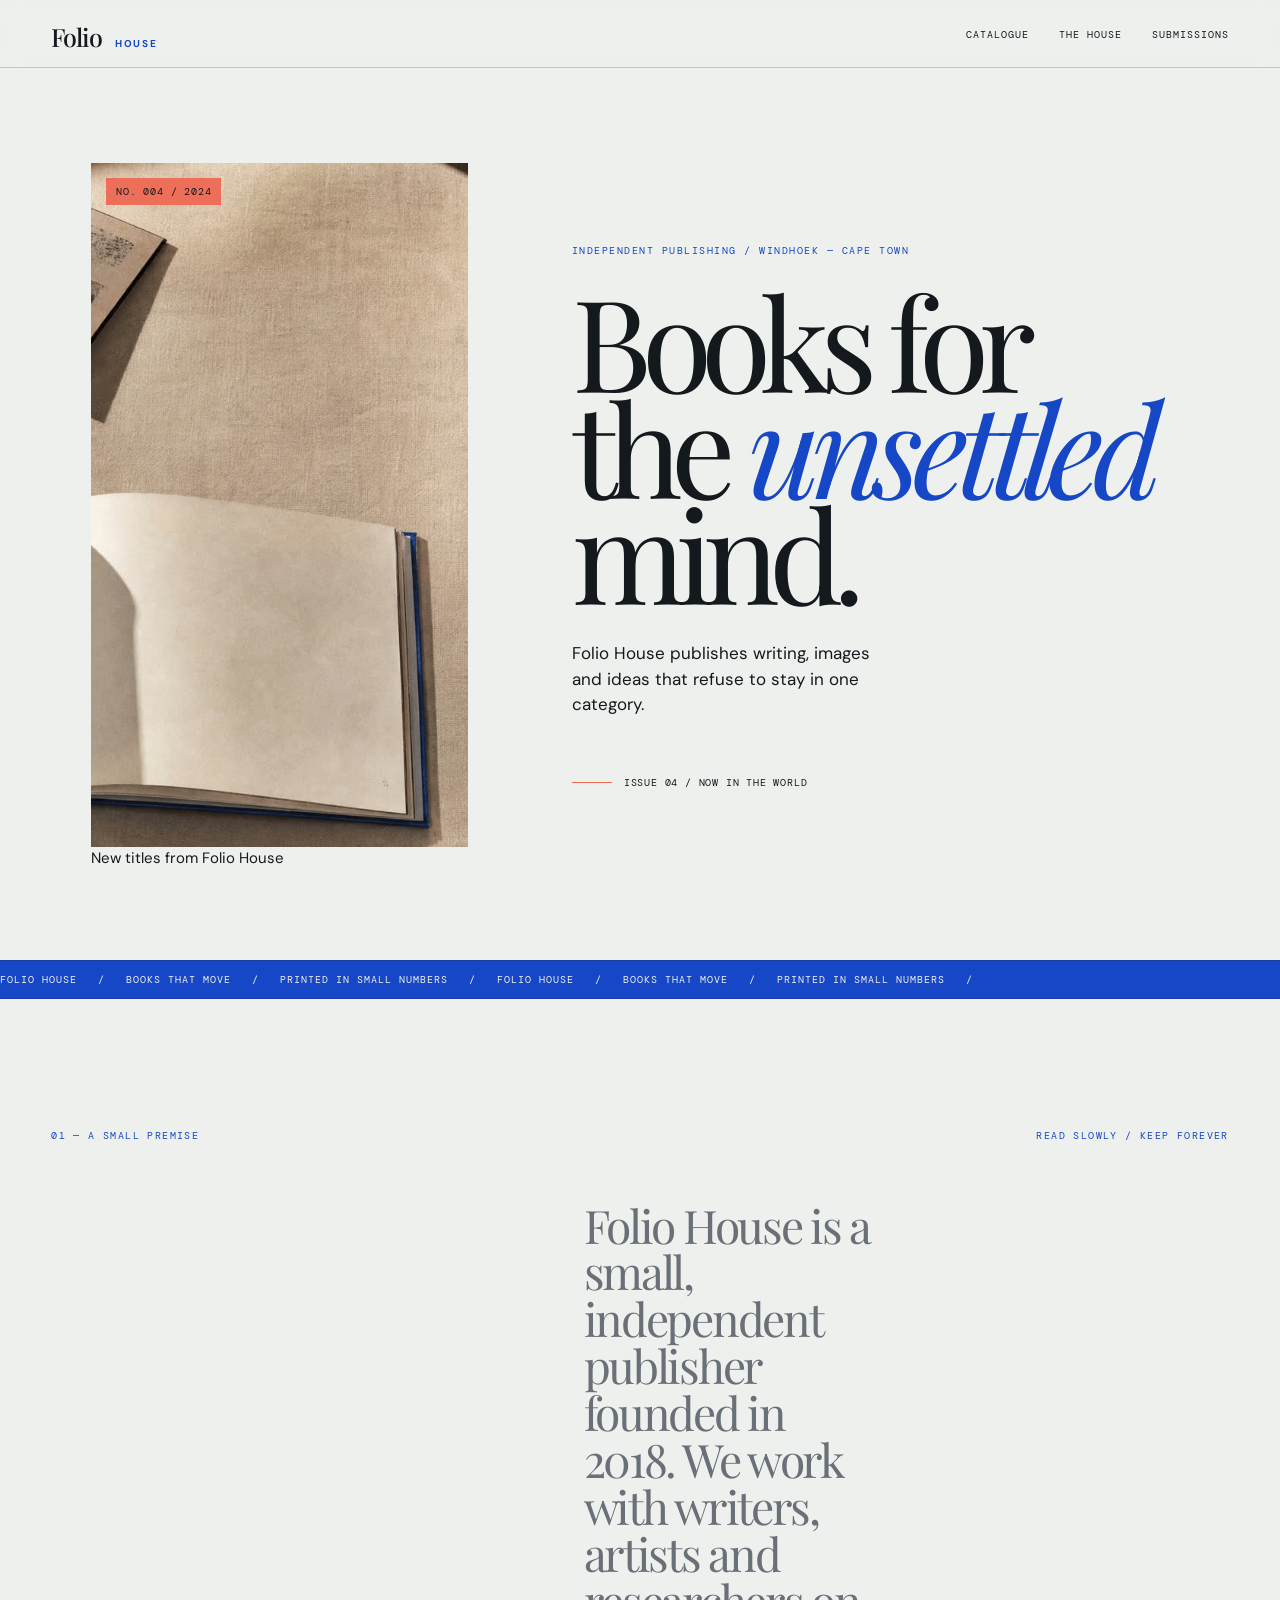
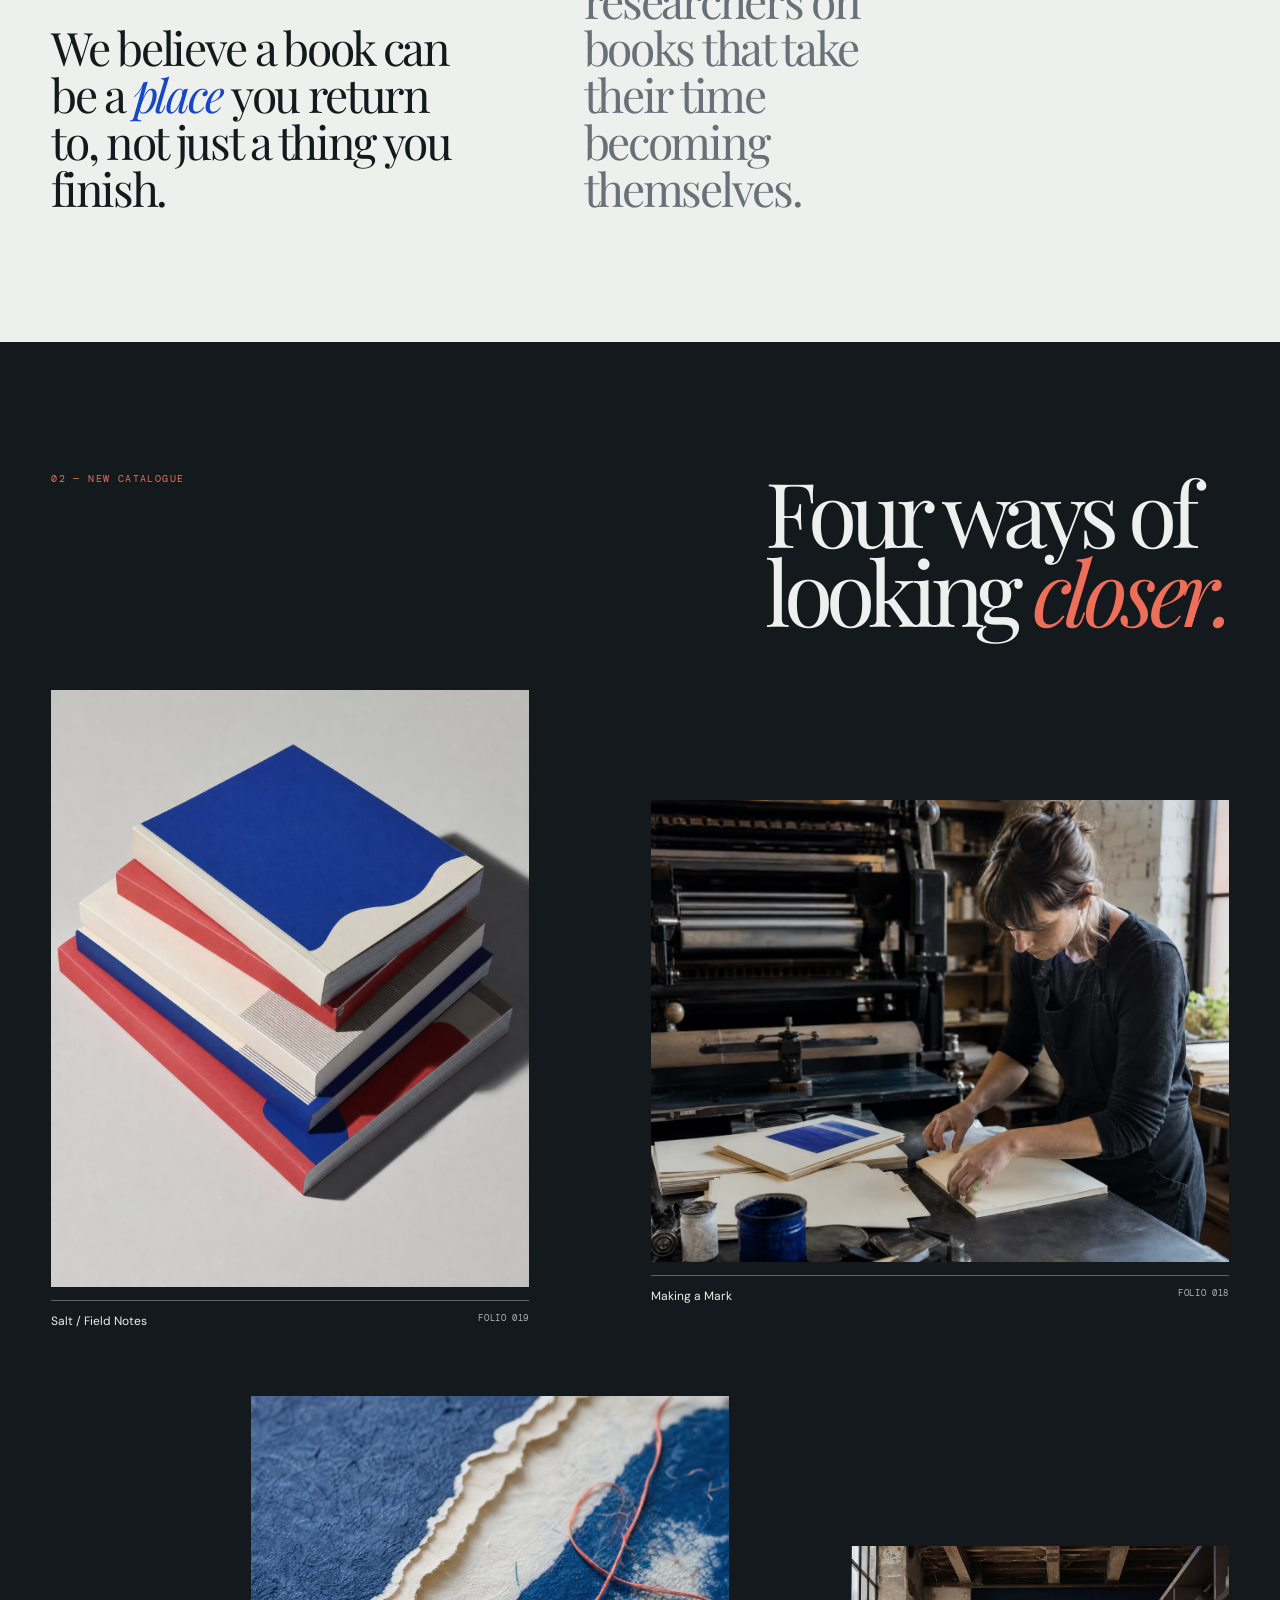
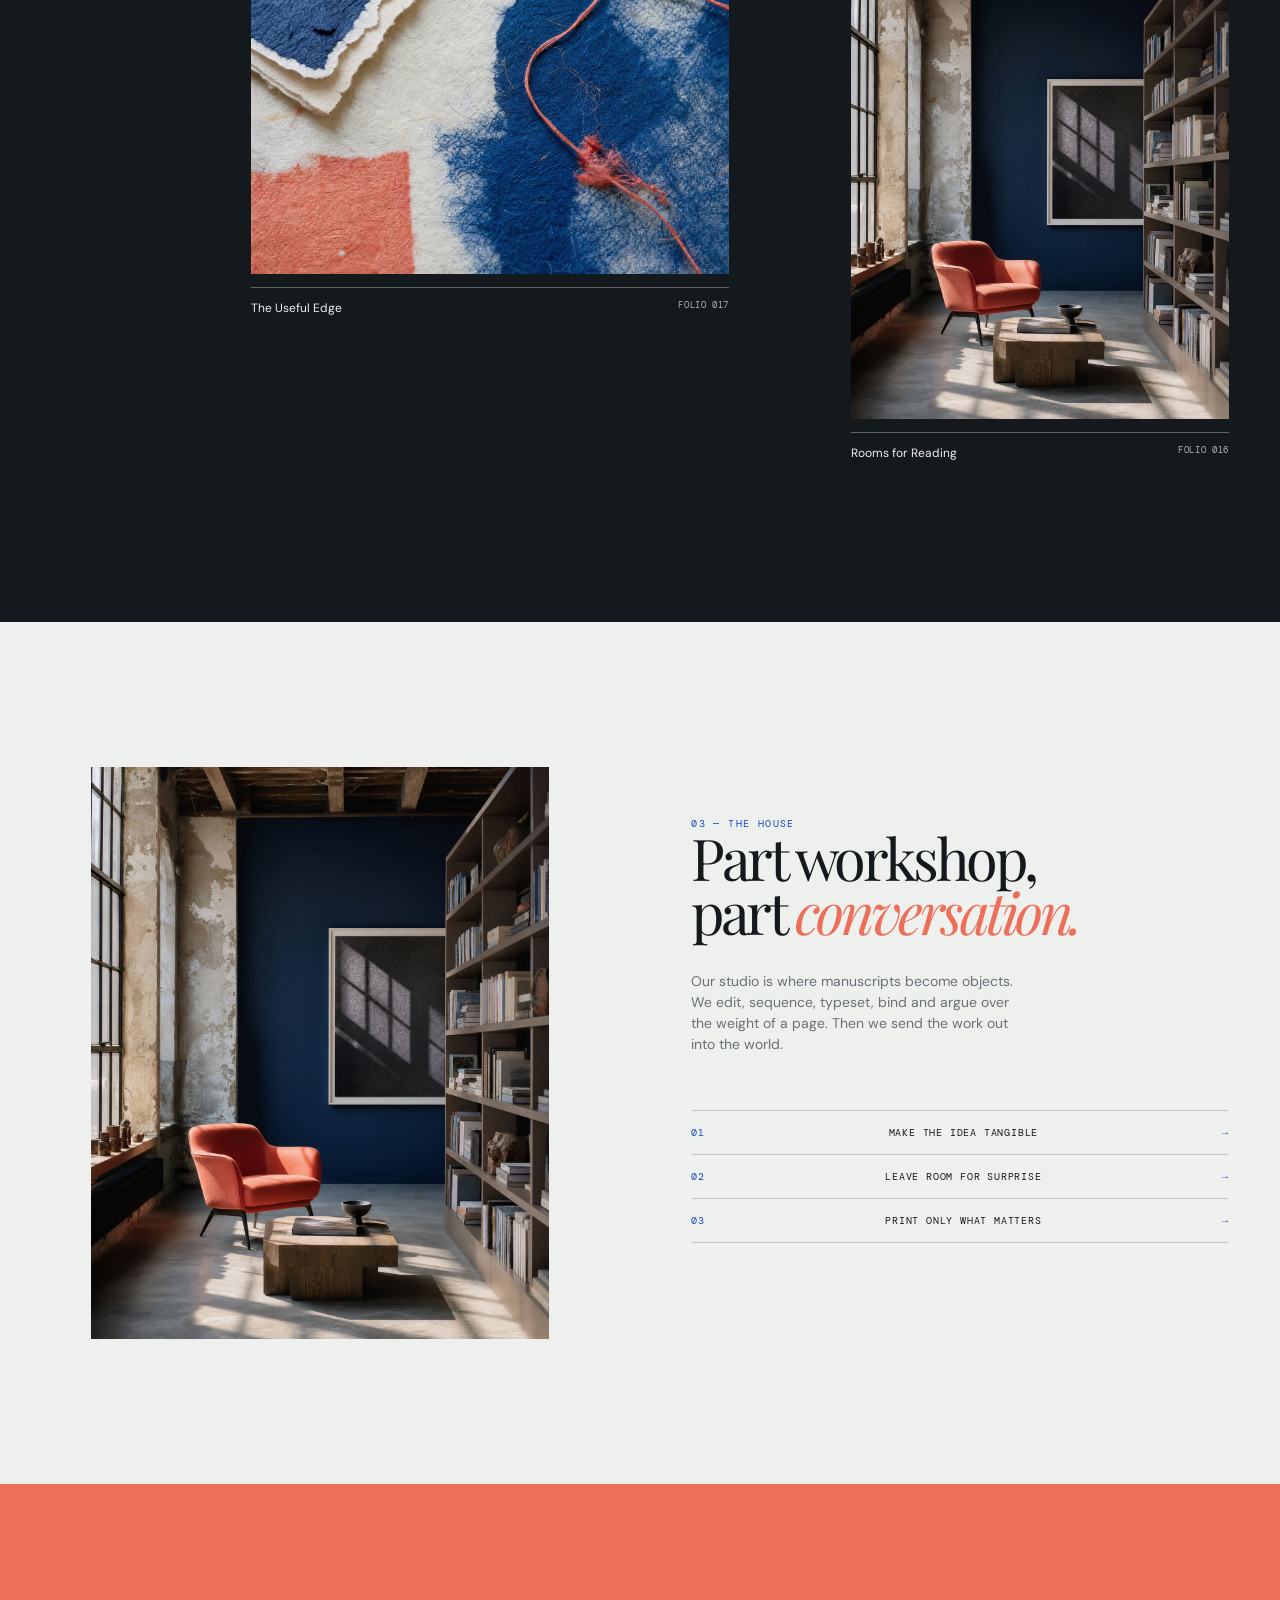
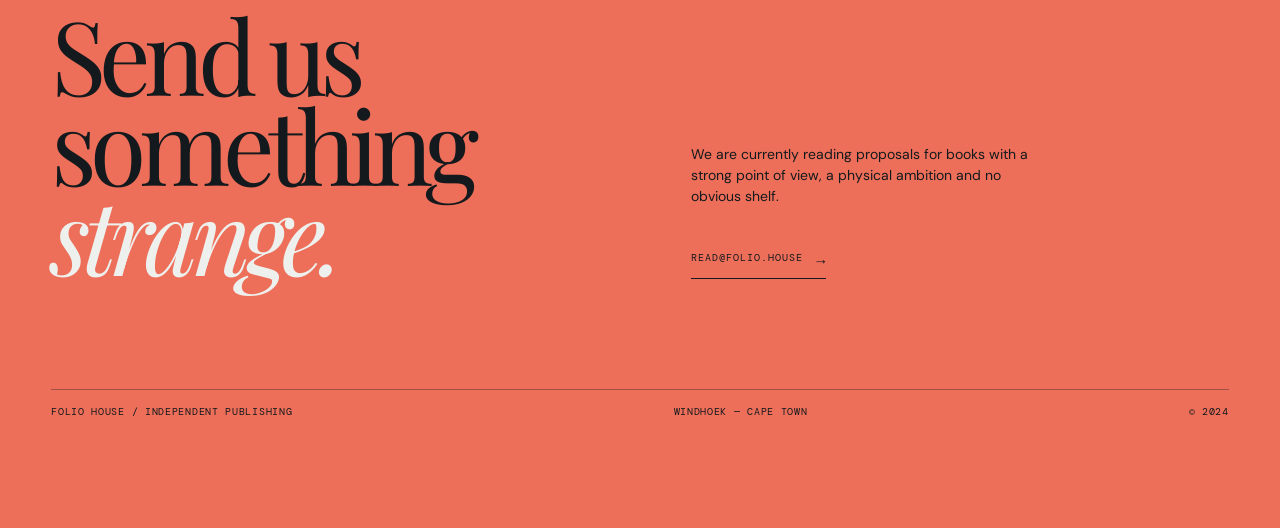
<file: work/folio-house/index.html>
<!doctype html>
<html lang="en">
<head>
<meta charset="utf-8"><meta name="viewport" content="width=device-width,initial-scale=1"><meta name="theme-color" content="#eef0ed">
<title>Folio House — Independent Publishing</title>
<meta name="description" content="Folio House is an independent publishing house for books that move between art, place and public life.">
<link rel="preconnect" href="https://fonts.googleapis.com"><link rel="preconnect" href="https://fonts.gstatic.com" crossorigin><link href="https://fonts.googleapis.com/css2?family=DM+Mono:wght@400;500&family=DM+Sans:wght@400;500;700&family=Playfair+Display:ital,wght@0,400;0,500;1,400;1,500&display=swap" rel="stylesheet">
<style>
:root{--blue:#1647c6;--coral:#ed6f59;--paper:#eef0ed;--ink:#14191d;--muted:#697078;--line:rgba(20,25,29,.2);--serif:'Playfair Display',Georgia,serif;--sans:'DM Sans',Arial,sans-serif;--mono:'DM Mono',monospace;--ease:cubic-bezier(.23,1,.32,1)}*{box-sizing:border-box}html{scroll-behavior:smooth}body{margin:0;background:var(--paper);color:var(--ink);font-family:var(--sans);font-size:15px;line-height:1.5}a{color:inherit;text-decoration:none}img{display:block;width:100%;object-fit:cover}.bar{height:5px;background:var(--blue);position:fixed;z-index:20;top:0;left:0;width:100%;transform-origin:left;transform:scaleX(0)}.header{padding:24px 4vw 18px;border-bottom:1px solid var(--line);display:flex;justify-content:space-between;align-items:center;position:relative;z-index:10;background:rgba(238,240,237,.88);backdrop-filter:blur(10px)}.logo{font:500 25px/1 var(--serif);letter-spacing:-.04em}.logo b{font-family:var(--sans);font-size:10px;font-weight:700;letter-spacing:.16em;text-transform:uppercase;color:var(--blue);margin-left:8px}.nav{display:flex;gap:30px;font:10px var(--mono);letter-spacing:.1em;text-transform:uppercase}.nav a{padding-bottom:4px;border-bottom:1px solid transparent;transition:border-color .2s}.nav a:hover{border-color:var(--blue)}.menu{display:none;border:0;background:none;font:10px var(--mono);text-transform:uppercase}.hero{padding:80px 4vw 75px;display:grid;grid-template-columns:.82fr 1.18fr;gap:5vw;min-height:calc(100vh - 77px);align-items:center}.hero-copy{order:2}.hero-image{order:1;position:relative}.hero-image img{height:min(76vh,690px);filter:saturate(.94)}.hero-image:after{content:'NO. 004 / 2024';position:absolute;top:15px;left:15px;background:var(--coral);color:var(--ink);padding:7px 10px;font:10px var(--mono);letter-spacing:.08em}.eyebrow{font:10px var(--mono);letter-spacing:.15em;text-transform:uppercase;color:var(--blue);margin-bottom:30px}.hero h1{font:400 clamp(4.5rem,10vw,10rem)/.83 var(--serif);letter-spacing:-.08em;margin:0 0 36px}.hero h1 em{font-style:italic;color:var(--blue)}.hero-lead{font-size:17px;max-width:300px}.issue{display:flex;gap:12px;align-items:center;margin-top:58px;font:10px var(--mono);letter-spacing:.08em;text-transform:uppercase}.issue:before{content:'';height:1px;width:40px;background:var(--coral)}.ticker{border-block:1px solid var(--line);overflow:hidden;white-space:nowrap;background:var(--blue);color:var(--paper);font:10px var(--mono);letter-spacing:.1em;text-transform:uppercase;padding:12px 0}.ticker span{display:inline-block;animation:marquee 24s linear infinite}@keyframes marquee{to{transform:translateX(-50%)}}.section{padding:130px 4vw}.section-top{display:flex;justify-content:space-between;align-items:start;margin-bottom:60px}.label{font:10px var(--mono);letter-spacing:.14em;text-transform:uppercase;color:var(--blue)}h2{font:400 clamp(3rem,7vw,8rem)/.88 var(--serif);letter-spacing:-.07em;margin:0;max-width:780px}h2 em{font-style:italic;color:var(--coral)}.intro{display:grid;grid-template-columns:1fr 1.5fr;gap:8vw;align-items:end}.intro p{font:400 clamp(1.8rem,3.6vw,4.5rem)/1.02 var(--serif);letter-spacing:-.05em;margin:0}.intro p b{font-style:italic;color:var(--blue);font-weight:400}.intro-note{max-width:300px;color:var(--muted);font-size:13px}.catalog{background:var(--ink);color:var(--paper);padding-bottom:160px}.catalog .label{color:var(--coral)}.catalog h2{color:var(--paper)}.books{display:grid;grid-template-columns:repeat(12,1fr);gap:36px 22px}.book{position:relative}.book:nth-child(1){grid-column:1/6}.book:nth-child(2){grid-column:7/13;margin-top:110px}.book:nth-child(3){grid-column:3/8;margin-top:30px}.book:nth-child(4){grid-column:9/13;margin-top:180px}.book img{aspect-ratio:4/5;transition:transform .7s var(--ease);filter:saturate(.88)}.book:nth-child(2) img{aspect-ratio:5/4}.book:nth-child(3) img{aspect-ratio:1/1}.book:hover img{transform:translateY(-8px)}.book-info{border-top:1px solid rgba(238,240,237,.35);margin-top:13px;padding-top:11px;display:flex;justify-content:space-between;gap:10px;font-size:12px}.book-info small{font:9px var(--mono);color:#aeb6bc;text-transform:uppercase;letter-spacing:.07em}.studio{display:grid;grid-template-columns:1fr 1fr;gap:8vw;align-items:start}.studio-image img{aspect-ratio:4/5}.studio-copy{padding-top:65px}.studio-copy h3{font:400 clamp(2.3rem,4.5vw,5rem)/.94 var(--serif);letter-spacing:-.06em;margin:0 0 33px}.studio-copy h3 em{color:var(--coral);font-style:italic}.studio-copy p{max-width:340px;color:var(--muted);font-size:14px}.principles{margin-top:55px;border-top:1px solid var(--line)}.principle{border-bottom:1px solid var(--line);padding:15px 0;display:flex;justify-content:space-between;font:10px var(--mono);letter-spacing:.08em;text-transform:uppercase}.principle span{color:var(--blue)}.manifesto{background:var(--coral);padding:125px 4vw 110px}.manifesto-inner{display:grid;grid-template-columns:1fr 1fr;gap:8vw}.manifesto h2{font-size:clamp(3.5rem,8vw,9rem)}.manifesto h2 em{color:var(--paper)}.manifesto-copy{align-self:end;max-width:350px;font-size:14px}.manifesto-copy a{display:inline-flex;gap:13px;margin-top:30px;border-bottom:1px solid var(--ink);padding-bottom:7px;font:10px var(--mono);letter-spacing:.1em;text-transform:uppercase}.manifesto-copy a span{font-size:15px;transition:transform .2s}.manifesto-copy a:hover span{transform:translateX(4px)}.footer{display:flex;justify-content:space-between;border-top:1px solid rgba(20,25,29,.35);margin-top:110px;padding-top:15px;font:10px var(--mono);letter-spacing:.07em;text-transform:uppercase}.reveal{opacity:0;transform:translateY(26px);transition:opacity .8s var(--ease),transform .8s var(--ease)}.reveal.visible{opacity:1;transform:none}@media(max-width:800px){.header{padding:19px 6vw}.nav{display:none}.menu{display:block}.hero{display:flex;flex-direction:column;padding:60px 6vw 75px;gap:42px;align-items:stretch}.hero-copy{order:1}.hero-image{order:2}.hero h1{font-size:clamp(4.5rem,18vw,8rem)}.hero-image img{height:58vh}.section{padding:90px 6vw}.section-top{display:block;margin-bottom:42px}.section-top .label{margin-bottom:25px}.intro{display:block}.intro p{margin-bottom:30px}.catalog{padding-bottom:90px}.books{display:block}.book,.book:nth-child(n){margin:0 0 58px}.book:nth-child(even){margin-left:13%}.studio{display:block}.studio-image img{aspect-ratio:4/5}.studio-copy{padding-top:42px}.manifesto{padding:90px 6vw 60px}.manifesto-inner{display:block}.manifesto h2{margin-bottom:50px}.footer{margin-top:75px;flex-wrap:wrap;gap:15px}}@media(prefers-reduced-motion:reduce){html{scroll-behavior:auto}.ticker span{animation:none}.reveal{opacity:1;transform:none;transition:none}.book img,.manifesto-copy a span{transition:none}}
</style>
</head>
<body>
<div class="bar" aria-hidden="true"></div>
<header class="header"><a class="logo" href="#top">Folio <b>House</b></a><nav class="nav" aria-label="Main navigation"><a href="#catalog">Catalogue</a><a href="#studio">The house</a><a href="#contact">Submissions</a></nav><button class="menu" type="button" aria-label="Toggle navigation">Menu</button></header>
<main id="top">
<section class="hero"><div class="hero-copy reveal"><div class="eyebrow">Independent publishing / Windhoek — Cape Town</div><h1>Books for<br>the <em>unsettled</em><br>mind.</h1><p class="hero-lead">Folio House publishes writing, images and ideas that refuse to stay in one category.</p><div class="issue">Issue 04 / Now in the world</div></div><figure class="hero-image reveal"><img src="hero.jpg" alt="Open art book with cobalt cover and coral paper insert"><figcaption class="sr-only">New titles from Folio House</figcaption></figure></section>
<div class="ticker"><span>FOLIO HOUSE&nbsp;&nbsp; / &nbsp;&nbsp;BOOKS THAT MOVE&nbsp;&nbsp; / &nbsp;&nbsp;PRINTED IN SMALL NUMBERS&nbsp;&nbsp; / &nbsp;&nbsp;FOLIO HOUSE&nbsp;&nbsp; / &nbsp;&nbsp;BOOKS THAT MOVE&nbsp;&nbsp; / &nbsp;&nbsp;PRINTED IN SMALL NUMBERS&nbsp;&nbsp; / &nbsp;&nbsp;</span></div>
<section class="section reveal"><div class="section-top"><div class="label">01 — A small premise</div><div class="label">Read slowly / Keep forever</div></div><div class="intro"><p>We believe a book can be a <b>place</b> you return to, not just a thing you finish.</p><p class="intro-note">Folio House is a small, independent publisher founded in 2018. We work with writers, artists and researchers on books that take their time becoming themselves.</p></div></section>
<section id="catalog" class="section catalog"><div class="section-top reveal"><div class="label">02 — New catalogue</div><h2>Four ways of<br>looking <em>closer.</em></h2></div><div class="books"><article class="book reveal"><img src="book.jpg" alt="Stack of contemporary art books on a table" loading="lazy"><div class="book-info"><span>Salt / Field Notes</span><small>Folio 019</small></div></article><article class="book reveal"><img src="press.jpg" alt="Printer's hands arranging paper beside a letterpress" loading="lazy"><div class="book-info"><span>Making a Mark</span><small>Folio 018</small></div></article><article class="book reveal"><img src="paper.jpg" alt="Close view of handmade paper fibers and thread" loading="lazy"><div class="book-info"><span>The Useful Edge</span><small>Folio 017</small></div></article><article class="book reveal"><img src="reading.jpg" alt="Sunlit reading room with blue wall and bookshelves" loading="lazy"><div class="book-info"><span>Rooms for Reading</span><small>Folio 016</small></div></article></div></section>
<section id="studio" class="section reveal"><div class="studio"><figure class="studio-image"><img src="reading.jpg" alt="A quiet reading room in a converted warehouse" loading="lazy"></figure><div class="studio-copy"><div class="label">03 — The house</div><h3>Part workshop,<br>part <em>conversation.</em></h3><p>Our studio is where manuscripts become objects. We edit, sequence, typeset, bind and argue over the weight of a page. Then we send the work out into the world.</p><div class="principles"><div class="principle"><span>01</span>Make the idea tangible <span>→</span></div><div class="principle"><span>02</span>Leave room for surprise <span>→</span></div><div class="principle"><span>03</span>Print only what matters <span>→</span></div></div></div></div></section>
<section id="contact" class="manifesto"><div class="manifesto-inner"><h2 class="reveal">Send us<br>something<br><em>strange.</em></h2><div class="manifesto-copy reveal"><p>We are currently reading proposals for books with a strong point of view, a physical ambition and no obvious shelf.</p><a href="mailto:read@folio.house">read@folio.house <span>→</span></a></div></div><footer class="footer"><span>Folio House / Independent publishing</span><span>Windhoek — Cape Town</span><span>© 2024</span></footer></section>
</main>
<script>const bar=document.querySelector('.bar');addEventListener('scroll',()=>{const m=document.documentElement.scrollHeight-innerHeight;bar.style.transform=`scaleX(${m?scrollY/m:0})`},{passive:true});const io=new IntersectionObserver(es=>es.forEach(e=>{if(e.isIntersecting)e.target.classList.add('visible')}),{threshold:.12});document.querySelectorAll('.reveal').forEach(e=>io.observe(e));document.querySelector('.menu').addEventListener('click',()=>{const n=document.querySelector('.nav');const open=n.dataset.open==='1';n.dataset.open=open?'0':'1';n.style.display=open?'':'flex';n.style.position='absolute';n.style.right='6vw';n.style.top='56px';n.style.flexDirection='column';n.style.alignItems='flex-end';n.style.gap='14px'});</script>
</body></html>
</file>
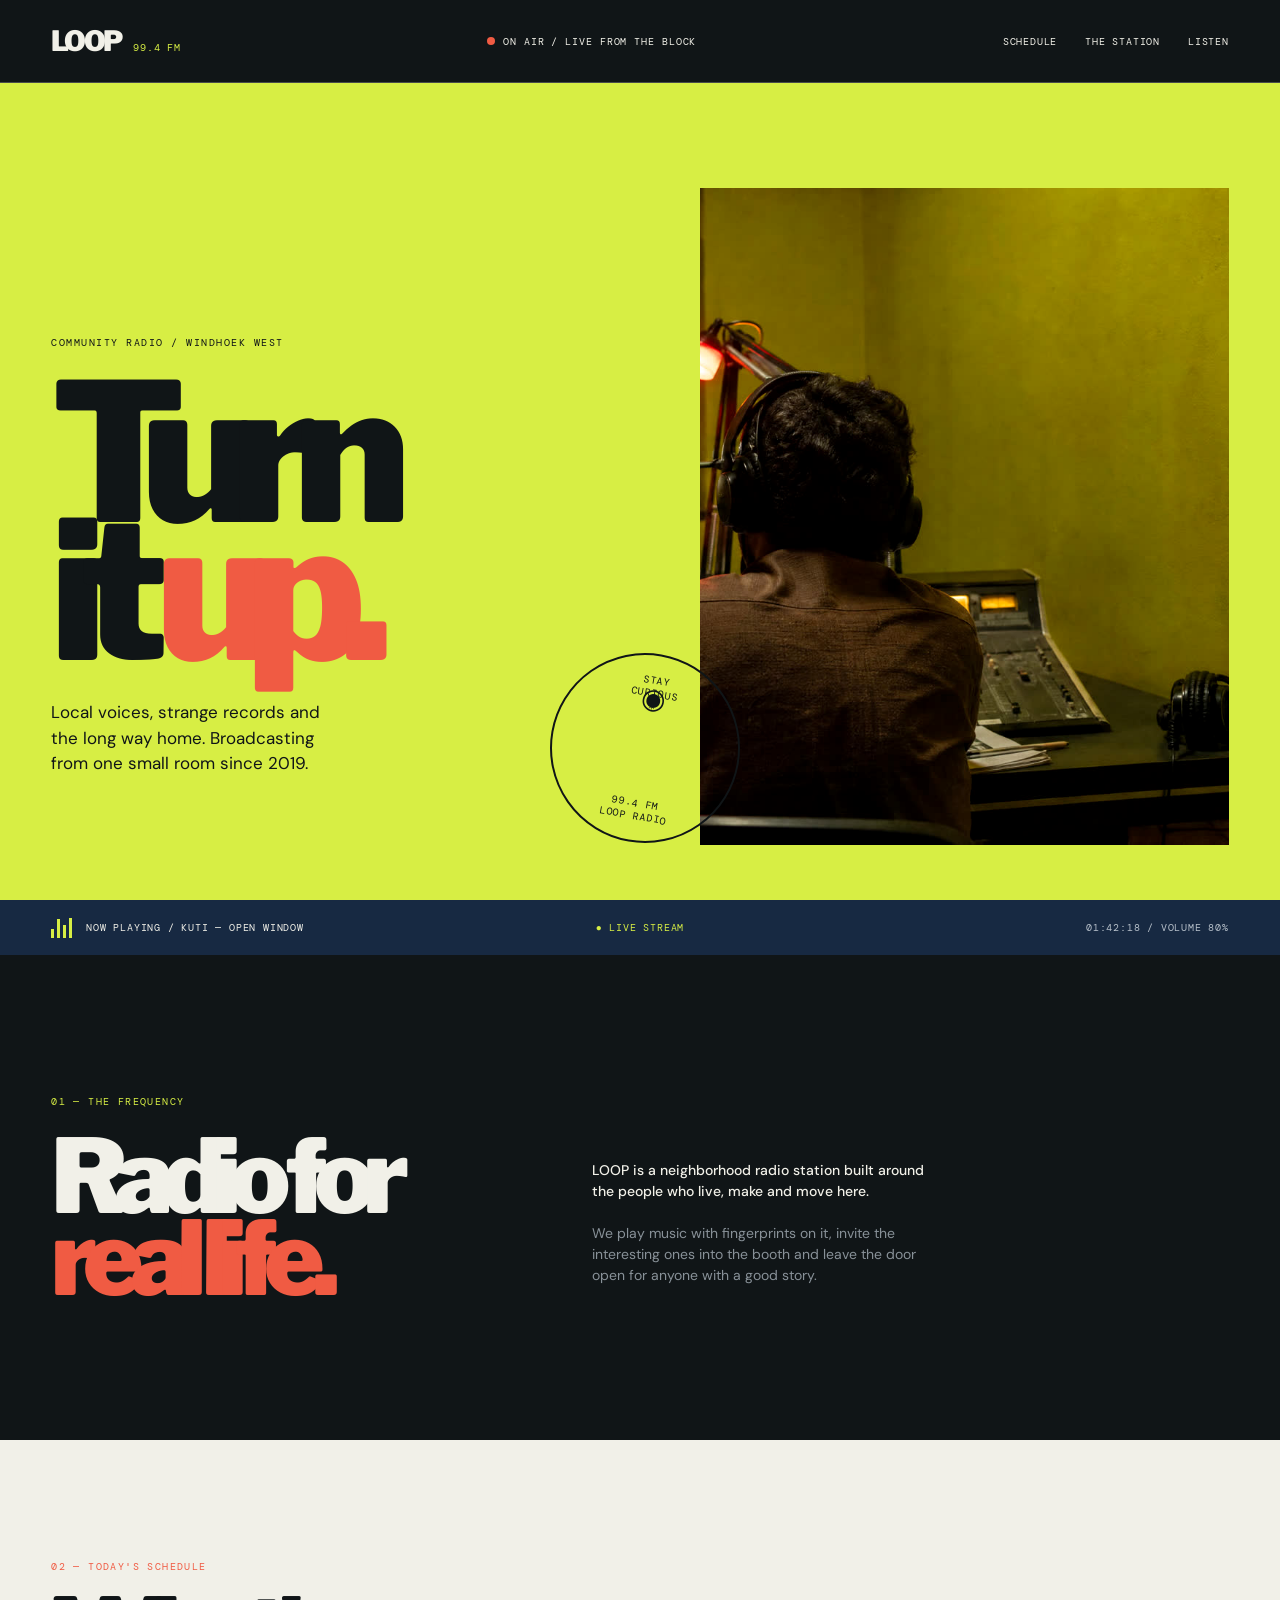
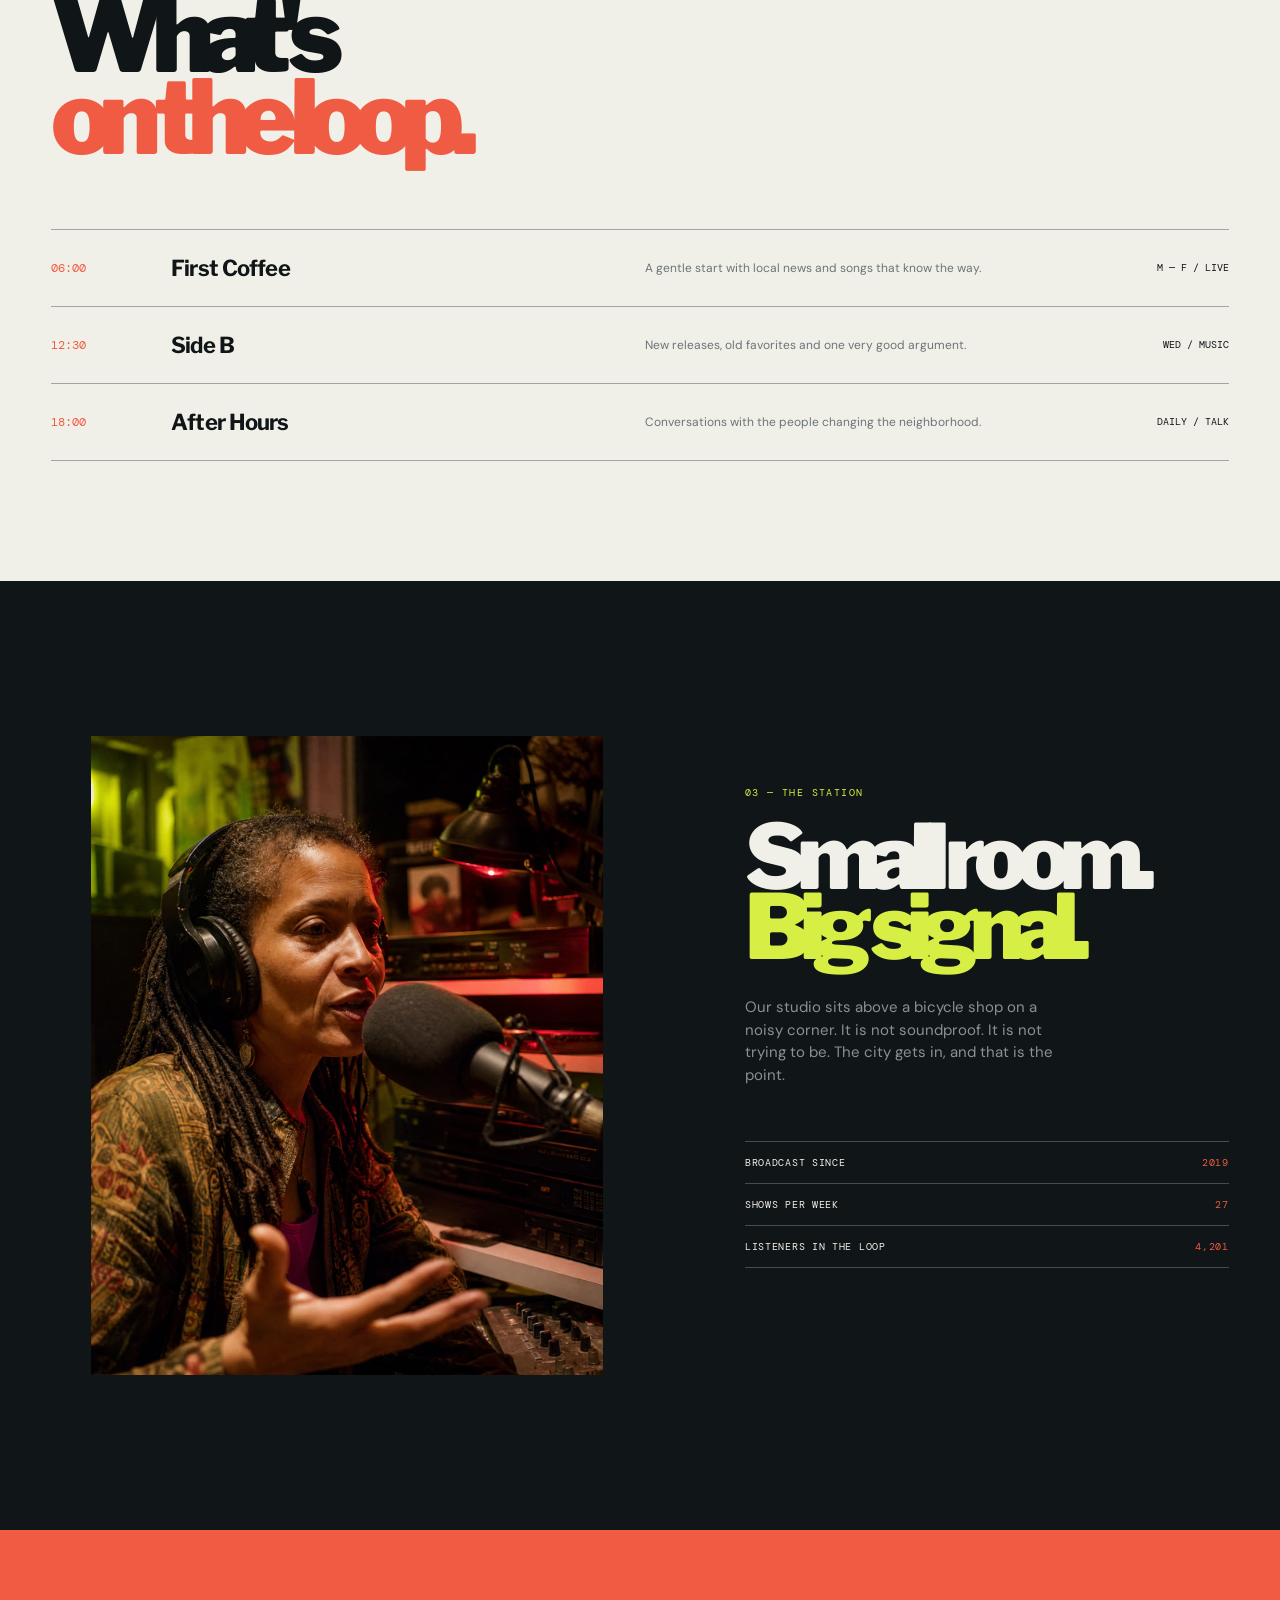
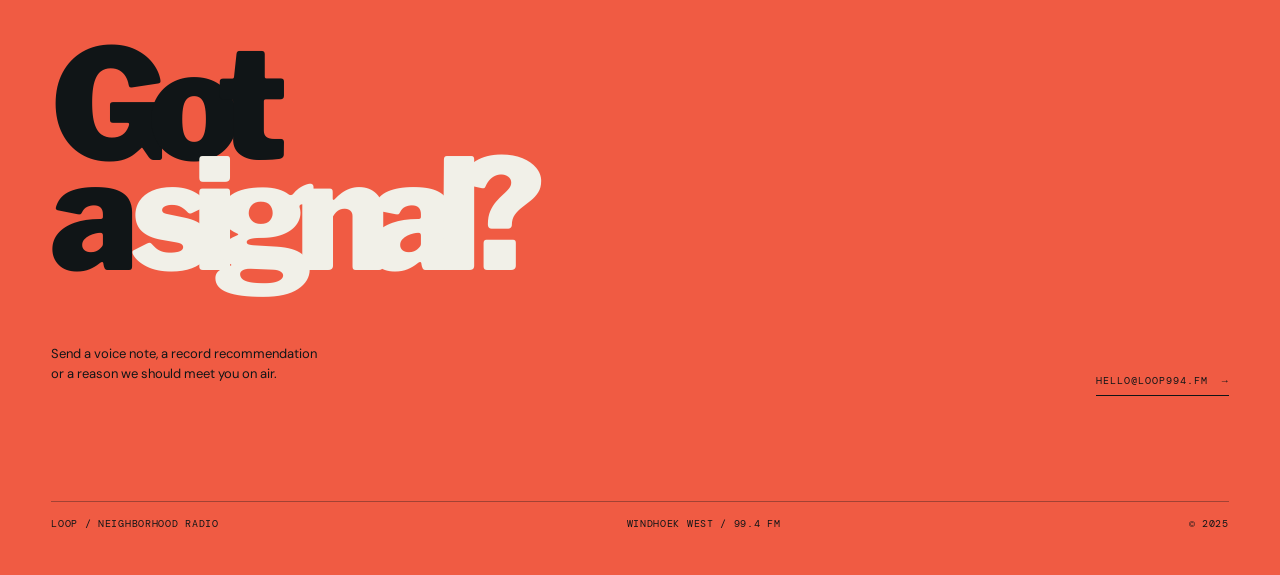
<file: work/loop-radio/index.html>
<!doctype html>
<html lang="en"><head><meta charset="utf-8"><meta name="viewport" content="width=device-width,initial-scale=1"><meta name="theme-color" content="#d7ee44"><title>LOOP — Neighborhood Radio</title><meta name="description" content="LOOP is a neighborhood radio station for local voices, strange records and the long way home."/><link rel="preconnect" href="https://fonts.googleapis.com"><link rel="preconnect" href="https://fonts.gstatic.com" crossorigin><link href="https://fonts.googleapis.com/css2?family=DM+Mono:wght@400;500&family=DM+Sans:wght@400;500;700&family=Libre+Franklin:wght@500;700;900&display=swap" rel="stylesheet"><style>
:root{--lime:#d7ee44;--red:#f05b43;--blue:#172942;--black:#101517;--cream:#f1f0e8;--muted:#889198;--line:rgba(241,240,232,.25);--sans:'DM Sans',Arial,sans-serif;--display:'Libre Franklin',Arial,sans-serif;--mono:'DM Mono',monospace;--ease:cubic-bezier(.23,1,.32,1)}*{box-sizing:border-box}html{scroll-behavior:smooth}body{margin:0;background:var(--black);color:var(--cream);font:15px/1.5 var(--sans)}a{color:inherit;text-decoration:none}img{display:block;width:100%;object-fit:cover}.signal{height:4px;background:var(--red);position:fixed;z-index:20;top:0;left:0;width:100%;transform:scaleX(0);transform-origin:left}.header{display:flex;align-items:center;justify-content:space-between;padding:24px 4vw;border-bottom:1px solid var(--line);position:relative;z-index:5}.logo{font:900 28px var(--display);letter-spacing:-.1em}.logo small{font:10px var(--mono);font-weight:400;letter-spacing:.08em;color:var(--lime);margin-left:10px}.live{display:flex;align-items:center;gap:8px;font:10px var(--mono);letter-spacing:.09em;text-transform:uppercase}.live i{width:8px;height:8px;border-radius:50%;background:var(--red);animation:blink 1.4s infinite}@keyframes blink{50%{opacity:.25}}.nav{display:flex;gap:28px;font:10px var(--mono);letter-spacing:.08em;text-transform:uppercase}.nav a:hover{color:var(--lime)}.menu{display:none;background:none;border:0;color:var(--cream);font:10px var(--mono);text-transform:uppercase}.hero{min-height:calc(100vh - 83px);display:grid;grid-template-columns:1.05fr .95fr;gap:5vw;align-items:end;padding:70px 4vw 55px;background:var(--lime);color:var(--black);position:relative;overflow:hidden}.hero-copy{padding-bottom:4vw;position:relative;z-index:2}.eyebrow{font:10px var(--mono);letter-spacing:.15em;text-transform:uppercase;margin-bottom:35px}.hero h1{font:900 clamp(5rem,15vw,15rem)/.72 var(--display);letter-spacing:-.13em;margin:0 0 40px}.hero h1 span{color:var(--red)}.hero-lead{font-size:17px;max-width:280px}.hero-image{margin:0;position:relative;z-index:2}.hero-image img{height:min(73vh,680px);filter:contrast(1.04)}.frequency{position:absolute;bottom:7%;left:43%;width:190px;height:190px;border:2px solid var(--black);border-radius:50%;display:grid;place-items:center;font:10px var(--mono);letter-spacing:.08em;text-align:center;transform:rotate(10deg);z-index:3}.frequency:before{content:'◉';font-size:28px;position:absolute;top:25px}.frequency span{padding-top:48px}.player{background:var(--blue);display:grid;grid-template-columns:1fr auto 1fr;gap:25px;align-items:center;padding:17px 4vw;color:var(--cream);font:10px var(--mono);letter-spacing:.08em;text-transform:uppercase}.player-left{display:flex;gap:14px;align-items:center}.eq{display:flex;gap:3px;align-items:end;height:21px}.eq i{display:block;background:var(--lime);width:3px;animation:equal 1s ease-in-out infinite alternate}.eq i:nth-child(1){height:9px}.eq i:nth-child(2){height:19px;animation-delay:.2s}.eq i:nth-child(3){height:13px;animation-delay:.35s}.eq i:nth-child(4){height:20px;animation-delay:.1s}@keyframes equal{to{height:4px}}.player-center{color:var(--lime);text-align:center}.player-right{text-align:right;color:#b7c0ca}.section{padding:140px 4vw}.label{font:10px var(--mono);letter-spacing:.14em;text-transform:uppercase;color:var(--lime)}.intro{display:grid;grid-template-columns:1fr 1.45fr;gap:8vw}.intro h2{font:900 clamp(3.8rem,8vw,9rem)/.8 var(--display);letter-spacing:-.12em;margin:28px 0 0}.intro h2 span{color:var(--red)}.intro-copy{align-self:end;max-width:350px;color:var(--muted);font-size:14px}.intro-copy strong{color:var(--cream);font-weight:500}.shows{background:var(--cream);color:var(--black);padding:120px 4vw}.shows .label{color:var(--red)}.shows h2{font:900 clamp(3.8rem,8vw,9rem)/.8 var(--display);letter-spacing:-.13em;margin:22px 0 70px}.shows h2 span{color:var(--red)}.schedule{border-top:1px solid rgba(16,21,23,.35)}.slot{display:grid;grid-template-columns:100px 1fr 1fr 110px;gap:20px;align-items:center;border-bottom:1px solid rgba(16,21,23,.35);padding:25px 0}.slot-time{font:12px var(--mono);color:var(--red)}.slot h3{font:700 22px var(--display);letter-spacing:-.04em;margin:0}.slot p{font-size:12px;color:#6c7378;margin:0}.slot-tag{font:10px var(--mono);text-align:right;text-transform:uppercase}.station{display:grid;grid-template-columns:1.1fr .9fr;gap:8vw;align-items:start}.station img{aspect-ratio:4/5}.station-copy{padding-top:65px}.station-copy h2{font:900 clamp(3rem,7vw,8rem)/.78 var(--display);letter-spacing:-.12em;margin:23px 0 35px}.station-copy h2 span{color:var(--lime)}.station-copy p{color:var(--muted);max-width:330px}.facts{margin-top:55px;border-top:1px solid var(--line)}.fact{display:flex;justify-content:space-between;border-bottom:1px solid var(--line);padding:14px 0;font:10px var(--mono);text-transform:uppercase;letter-spacing:.07em}.fact span:last-child{color:var(--red)}.contact{background:var(--red);color:var(--black);padding:120px 4vw 45px}.contact h2{font:900 clamp(4rem,12vw,13rem)/.72 var(--display);letter-spacing:-.13em;margin:0 0 60px}.contact h2 span{color:var(--cream)}.contact-row{display:flex;justify-content:space-between;align-items:end;gap:30px}.contact-row p{max-width:280px;font-size:13px}.contact-link{font:10px var(--mono);letter-spacing:.1em;text-transform:uppercase;border-bottom:1px solid var(--black);padding-bottom:8px}.footer{display:flex;justify-content:space-between;border-top:1px solid rgba(16,21,23,.35);margin-top:105px;padding-top:15px;font:10px var(--mono);text-transform:uppercase;letter-spacing:.07em}.reveal{opacity:0;transform:translateY(25px);transition:opacity .8s var(--ease),transform .8s var(--ease)}.reveal.on{opacity:1;transform:none}@media(max-width:800px){.header{padding:18px 6vw}.nav{display:none}.menu{display:block}.live{display:none}.hero{display:block;padding:80px 6vw 55px;min-height:auto}.hero h1{font-size:clamp(5rem,21vw,9rem)}.hero-image{margin-top:45px}.hero-image img{height:58vh}.frequency{width:95px;height:95px;font-size:7px;left:auto;right:5vw;bottom:6vw}.frequency:before{font-size:18px;top:14px}.frequency span{padding-top:25px}.player{grid-template-columns:1fr auto;padding:14px 6vw}.player-right{display:none}.section{padding:90px 6vw}.intro{display:block}.intro h2{margin-bottom:35px}.shows{padding:90px 6vw}.shows h2{margin-bottom:45px}.slot{grid-template-columns:75px 1fr;gap:10px 15px}.slot p{grid-column:2}.slot-tag{grid-column:2;text-align:left;color:var(--red)}.station{display:block}.station-copy{padding-top:43px}.contact{padding:90px 6vw 35px}.contact-row{display:block}.contact-row p{margin-bottom:35px}.footer{margin-top:75px;flex-wrap:wrap;gap:14px}}@media(prefers-reduced-motion:reduce){html{scroll-behavior:auto}.eq i{animation:none}.reveal{opacity:1;transform:none;transition:none}}
</style></head><body><div class="signal"></div><header class="header"><a class="logo" href="#top">LOOP <small>99.4 FM</small></a><div class="live"><i></i> On air / live from the block</div><nav class="nav"><a href="#shows">Schedule</a><a href="#station">The station</a><a href="#contact">Listen</a></nav><button class="menu">Menu</button></header><main id="top"><section class="hero"><div class="hero-copy reveal"><div class="eyebrow">Community radio / Windhoek West</div><h1>Turn<br>it <span>up.</span></h1><p class="hero-lead">Local voices, strange records and the long way home. Broadcasting from one small room since 2019.</p></div><figure class="hero-image reveal"><img src="hero.jpg" alt="Neighborhood radio station studio at night"></figure><div class="frequency">STAY<br>CURIOUS<br>✳<br><span>99.4 FM<br>LOOP RADIO</span></div></section><div class="player"><div class="player-left"><div class="eq"><i></i><i></i><i></i><i></i></div>Now playing / Kuti — Open Window</div><div class="player-center">● LIVE STREAM</div><div class="player-right">01:42:18 / volume 80%</div></div><section class="section reveal"><div class="intro"><div><div class="label">01 — The frequency</div><h2>Radio for<br><span>real life.</span></h2></div><p class="intro-copy"><strong>LOOP is a neighborhood radio station built around the people who live, make and move here.</strong><br><br>We play music with fingerprints on it, invite the interesting ones into the booth and leave the door open for anyone with a good story.</p></div></section><section id="shows" class="shows"><div class="label reveal">02 — Today's schedule</div><h2 class="reveal">What's<br><span>on the loop.</span></h2><div class="schedule"><article class="slot reveal"><div class="slot-time">06:00</div><h3>First Coffee</h3><p>A gentle start with local news and songs that know the way.</p><div class="slot-tag">M — F / live</div></article><article class="slot reveal"><div class="slot-time">12:30</div><h3>Side B</h3><p>New releases, old favorites and one very good argument.</p><div class="slot-tag">Wed / music</div></article><article class="slot reveal"><div class="slot-time">18:00</div><h3>After Hours</h3><p>Conversations with the people changing the neighborhood.</p><div class="slot-tag">Daily / talk</div></article></div></section><section id="station" class="section reveal"><div class="station"><figure><img src="booth.jpg" alt="Community radio host speaking into a microphone" loading="lazy"></figure><div class="station-copy"><div class="label">03 — The station</div><h2>Small room.<br><span>Big signal.</span></h2><p>Our studio sits above a bicycle shop on a noisy corner. It is not soundproof. It is not trying to be. The city gets in, and that is the point.</p><div class="facts"><div class="fact"><span>Broadcast since</span><span>2019</span></div><div class="fact"><span>Shows per week</span><span>27</span></div><div class="fact"><span>Listeners in the loop</span><span>4,201</span></div></div></div></div></section><section id="contact" class="contact"><h2 class="reveal">Got<br>a <span>signal?</span></h2><div class="contact-row reveal"><p>Send a voice note, a record recommendation or a reason we should meet you on air.</p><a class="contact-link" href="mailto:hello@loop994.fm">hello@loop994.fm&nbsp; →</a></div><footer class="footer"><span>LOOP / Neighborhood radio</span><span>Windhoek West / 99.4 FM</span><span>© 2025</span></footer></section></main><script>const s=document.querySelector('.signal');addEventListener('scroll',()=>{let m=document.documentElement.scrollHeight-innerHeight;s.style.transform=`scaleX(${m?scrollY/m:0})`},{passive:true});const io=new IntersectionObserver(es=>es.forEach(e=>e.isIntersecting&&e.target.classList.add('on')),{threshold:.12});document.querySelectorAll('.reveal').forEach(e=>io.observe(e));document.querySelector('.menu').addEventListener('click',()=>{let n=document.querySelector('.nav'),o=n.dataset.open==='1';n.dataset.open=o?'0':'1';n.style.display=o?'':'flex';n.style.position='absolute';n.style.right='6vw';n.style.top='56px';n.style.flexDirection='column';n.style.alignItems='flex-end';n.style.gap='14px'});</script></body></html>
</file>
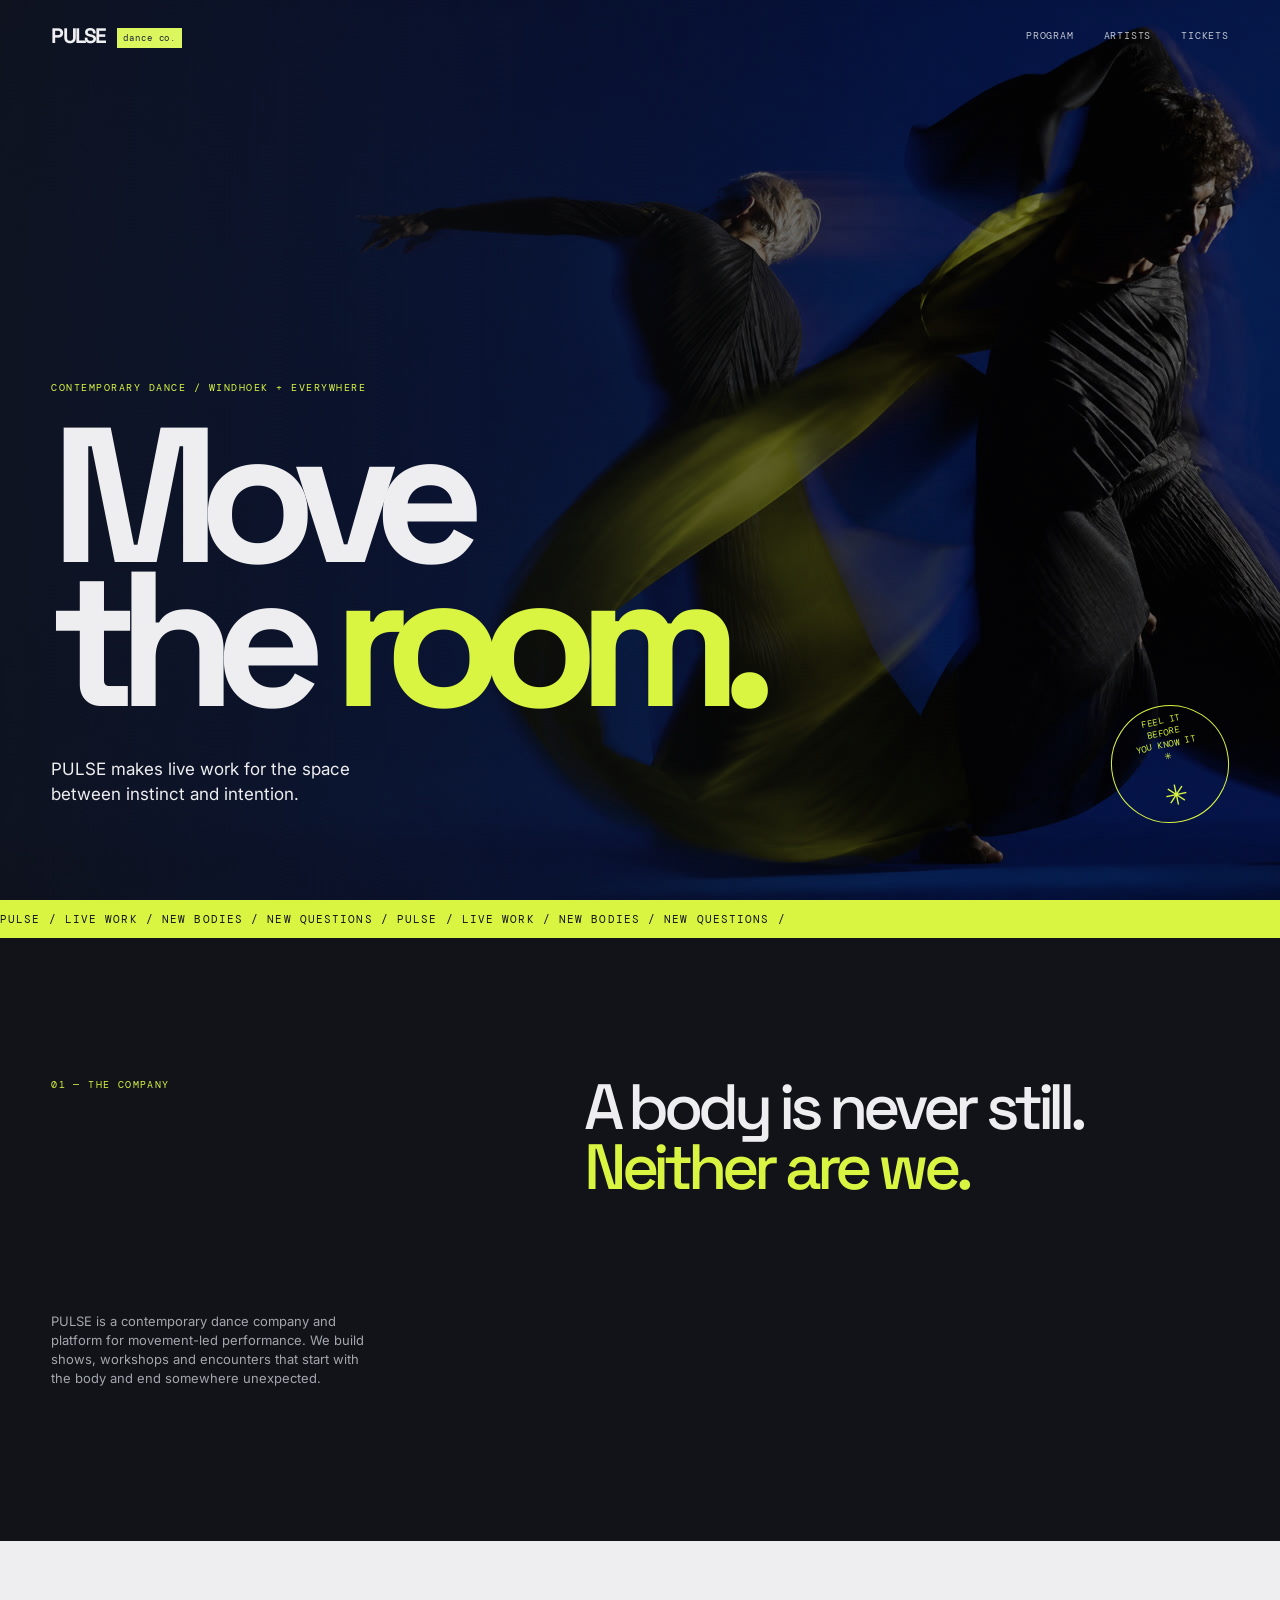
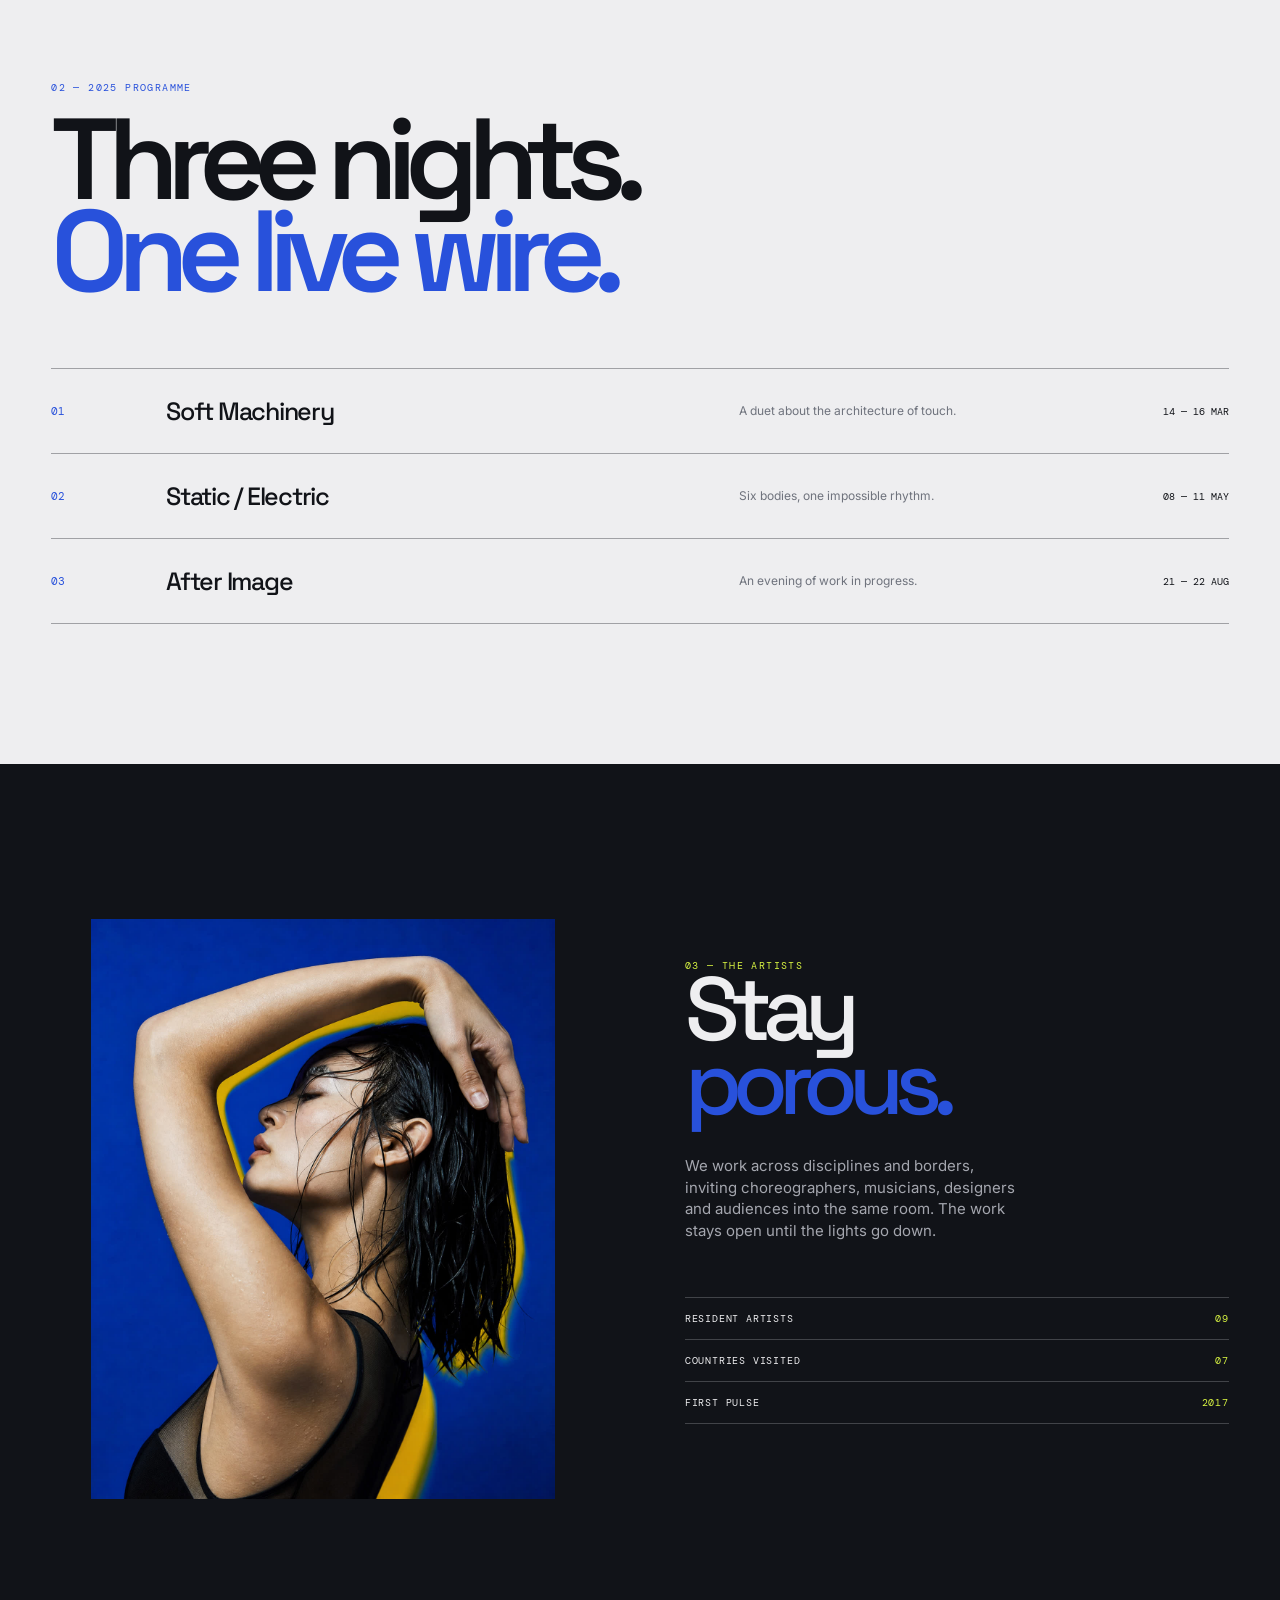
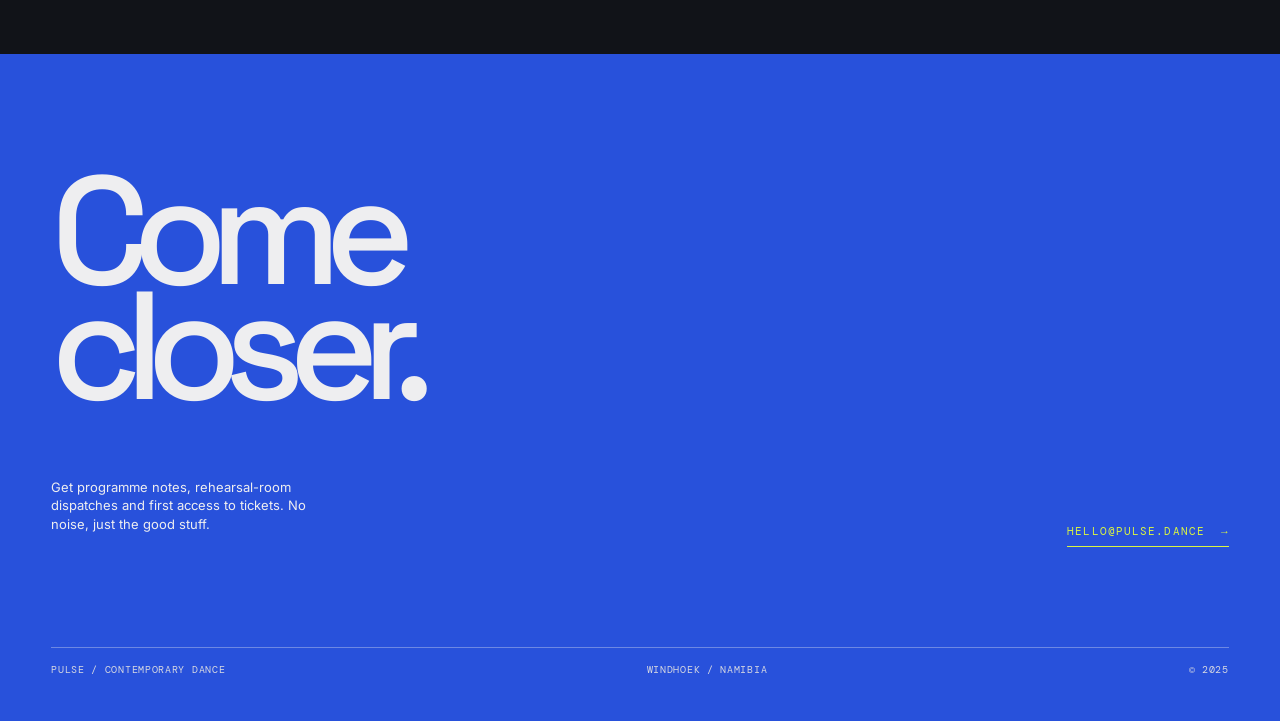
<file: work/pulse/index.html>
<!doctype html>
<html lang="en"><head><meta charset="utf-8"><meta name="viewport" content="width=device-width,initial-scale=1"><meta name="theme-color" content="#111318"><title>PULSE — Contemporary Dance</title><meta name="description" content="PULSE is a contemporary dance company making work about bodies, time and the space between."/><link rel="preconnect" href="https://fonts.googleapis.com"><link rel="preconnect" href="https://fonts.gstatic.com" crossorigin><link href="https://fonts.googleapis.com/css2?family=DM+Mono:wght@400;500&family=Inter:wght@400;500;700;800;900&family=Space+Grotesk:wght@400;500;600;700&display=swap" rel="stylesheet"><style>
:root{--black:#111318;--blue:#2851db;--yellow:#d9f542;--paper:#eeeef0;--muted:#a4a6ae;--line:rgba(238,238,240,.22);--sans:'Inter',Arial,sans-serif;--display:'Space Grotesk',sans-serif;--mono:'DM Mono',monospace;--ease:cubic-bezier(.23,1,.32,1)}*{box-sizing:border-box}html{scroll-behavior:smooth}body{margin:0;background:var(--black);color:var(--paper);font-family:var(--sans);font-size:15px;line-height:1.45}a{color:inherit;text-decoration:none}img{display:block;width:100%;object-fit:cover}.progress{position:fixed;top:0;left:0;height:4px;background:var(--yellow);width:100%;transform:scaleX(0);transform-origin:left;z-index:20}.header{position:fixed;z-index:10;top:0;left:0;right:0;display:flex;justify-content:space-between;align-items:center;padding:22px 4vw;mix-blend-mode:screen}.brand{font:700 21px var(--display);letter-spacing:-.08em}.brand i{display:inline-block;background:var(--yellow);color:var(--black);font:9px var(--mono);font-style:normal;letter-spacing:.1em;padding:4px 6px;margin-left:8px;vertical-align:middle}.nav{display:flex;gap:30px;font:10px var(--mono);text-transform:uppercase;letter-spacing:.08em}.nav a{color:var(--paper);opacity:.8}.nav a:hover{color:var(--yellow);opacity:1}.menu{display:none;background:none;border:0;color:var(--paper);font:10px var(--mono);text-transform:uppercase}.hero{min-height:100vh;position:relative;display:flex;align-items:end;padding:12vw 4vw 6vw;overflow:hidden;background:var(--blue)}.hero img{position:absolute;inset:0;height:100%;filter:brightness(.55) saturate(.85);z-index:0}.hero:after{content:'';position:absolute;inset:0;background:linear-gradient(90deg,rgba(17,19,24,.82),rgba(17,19,24,.1) 75%);z-index:1}.hero-copy{position:relative;z-index:2;max-width:820px}.eyebrow{font:10px var(--mono);letter-spacing:.15em;text-transform:uppercase;color:var(--yellow);margin-bottom:30px}.hero h1{font:800 clamp(5rem,15vw,15rem)/.75 var(--display);letter-spacing:-.11em;margin:0 0 45px}.hero h1 span{color:var(--yellow)}.hero-lead{font-size:17px;max-width:310px}.hero-tag{position:absolute;z-index:2;right:4vw;bottom:6vw;width:118px;height:118px;border:1px solid var(--yellow);border-radius:50%;display:grid;place-items:center;text-align:center;color:var(--yellow);font:9px var(--mono);letter-spacing:.06em;transform:rotate(-12deg)}.hero-tag:after{content:'✳';font-size:28px}.marquee{background:var(--yellow);color:var(--black);font:11px var(--mono);letter-spacing:.1em;text-transform:uppercase;white-space:nowrap;overflow:hidden;padding:12px 0}.marquee span{display:inline-block;animation:run 22s linear infinite}@keyframes run{to{transform:translateX(-50%)}}.section{padding:140px 4vw}.intro{display:grid;grid-template-columns:1fr 1.5fr;gap:8vw}.label{font:10px var(--mono);text-transform:uppercase;letter-spacing:.14em;color:var(--yellow)}.intro-copy{font:500 clamp(2.2rem,5vw,6rem)/.93 var(--display);letter-spacing:-.08em;margin:0}.intro-copy em{font-style:normal;color:var(--yellow)}.note{max-width:330px;color:var(--muted);font-size:13px;align-self:end}.program{background:var(--paper);color:var(--black)}.program .label{color:var(--blue)}.program h2{font:600 clamp(3.5rem,9vw,10rem)/.8 var(--display);letter-spacing:-.1em;margin:20px 0 70px;max-width:850px}.program h2 em{color:var(--blue);font-style:normal}.shows{border-top:1px solid rgba(17,19,24,.35)}.show{display:grid;grid-template-columns:90px 1.2fr .8fr 100px;gap:25px;align-items:center;border-bottom:1px solid rgba(17,19,24,.35);padding:26px 0;transition:padding .25s var(--ease)}.show:hover{padding-left:16px;background:rgba(40,81,219,.06)}.show-num{font:11px var(--mono);color:var(--blue)}.show h3{font:500 25px var(--display);letter-spacing:-.05em;margin:0}.show p{font-size:12px;color:#6f737d;margin:0}.show-date{font:10px var(--mono);text-align:right}.artists{display:grid;grid-template-columns:1fr 1fr;gap:7vw;align-items:start}.artists-image img{aspect-ratio:4/5}.artists-copy{padding-top:55px}.artists-copy h2{font:500 clamp(3rem,7vw,8rem)/.83 var(--display);letter-spacing:-.1em;margin:0 0 34px}.artists-copy h2 em{color:var(--blue);font-style:normal}.artists-copy p{max-width:330px;color:var(--muted)}.facts{margin-top:55px;border-top:1px solid var(--line)}.fact{display:flex;justify-content:space-between;border-bottom:1px solid var(--line);padding:14px 0;font:10px var(--mono);text-transform:uppercase;letter-spacing:.08em}.fact span:last-child{color:var(--yellow)}.contact{background:var(--blue);padding:120px 4vw 45px}.contact h2{font:500 clamp(4rem,12vw,13rem)/.75 var(--display);letter-spacing:-.11em;margin:0 0 60px}.contact h2 em{color:var(--yellow);font-style:normal}.contact-row{display:flex;justify-content:space-between;align-items:end;gap:30px}.contact-row p{max-width:290px;font-size:13px}.link{font:11px var(--mono);text-transform:uppercase;letter-spacing:.1em;border-bottom:1px solid var(--yellow);padding-bottom:8px;color:var(--yellow)}.footer{display:flex;justify-content:space-between;border-top:1px solid rgba(238,238,240,.35);margin-top:100px;padding-top:15px;font:10px var(--mono);letter-spacing:.07em;text-transform:uppercase;color:#d6d8e1}.reveal{opacity:0;transform:translateY(25px);transition:opacity .8s var(--ease),transform .8s var(--ease)}.reveal.on{opacity:1;transform:none}@media(max-width:800px){.header{padding:18px 6vw}.nav{display:none}.menu{display:block}.hero{padding:125px 6vw 70px;min-height:90vh}.hero h1{font-size:clamp(5rem,19vw,9rem)}.hero-tag{width:85px;height:85px;font-size:7px;right:6vw}.section{padding:90px 6vw}.intro{display:block}.intro-copy{margin:28px 0}.program h2{margin-bottom:45px}.show{grid-template-columns:45px 1fr;gap:10px 15px}.show p{grid-column:2}.show-date{grid-column:2;text-align:left;color:var(--blue)}.artists{display:block}.artists-copy{padding-top:40px}.contact{padding:90px 6vw 35px}.contact-row{display:block}.contact-row p{margin-bottom:35px}.footer{margin-top:75px;flex-wrap:wrap;gap:14px}}@media(prefers-reduced-motion:reduce){html{scroll-behavior:auto}.marquee span{animation:none}.reveal{opacity:1;transform:none;transition:none}}
</style></head><body><div class="progress"></div><header class="header"><a class="brand" href="#top">PULSE <i>dance co.</i></a><nav class="nav"><a href="#program">Program</a><a href="#artists">Artists</a><a href="#contact">Tickets</a></nav><button class="menu">Menu</button></header><main id="top"><section class="hero"><img src="hero.jpg" alt="Dancers moving through a cobalt studio"><div class="hero-copy reveal"><div class="eyebrow">Contemporary dance / Windhoek + everywhere</div><h1>Move<br>the <span>room.</span></h1><p class="hero-lead">PULSE makes live work for the space between instinct and intention.</p></div><div class="hero-tag">FEEL IT<br>BEFORE<br>YOU KNOW IT<br>✳</div></section><div class="marquee"><span>PULSE / LIVE WORK / NEW BODIES / NEW QUESTIONS / PULSE / LIVE WORK / NEW BODIES / NEW QUESTIONS / </span></div><section class="section reveal"><div class="intro"><div><div class="label">01 — The company</div></div><p class="intro-copy">A body is never still. <em>Neither are we.</em></p><p class="note">PULSE is a contemporary dance company and platform for movement-led performance. We build shows, workshops and encounters that start with the body and end somewhere unexpected.</p></div></section><section id="program" class="section program"><div class="label reveal">02 — 2025 programme</div><h2 class="reveal">Three nights.<br><em>One live wire.</em></h2><div class="shows"><article class="show reveal"><div class="show-num">01</div><h3>Soft Machinery</h3><p>A duet about the architecture of touch.</p><div class="show-date">14 — 16 MAR</div></article><article class="show reveal"><div class="show-num">02</div><h3>Static / Electric</h3><p>Six bodies, one impossible rhythm.</p><div class="show-date">08 — 11 MAY</div></article><article class="show reveal"><div class="show-num">03</div><h3>After Image</h3><p>An evening of work in progress.</p><div class="show-date">21 — 22 AUG</div></article></div></section><section id="artists" class="section reveal"><div class="artists"><figure class="artists-image"><img src="portrait.jpg" alt="Portrait of a PULSE dancer" loading="lazy"></figure><div class="artists-copy"><div class="label">03 — The artists</div><h2>Stay<br><em>porous.</em></h2><p>We work across disciplines and borders, inviting choreographers, musicians, designers and audiences into the same room. The work stays open until the lights go down.</p><div class="facts"><div class="fact"><span>Resident artists</span><span>09</span></div><div class="fact"><span>Countries visited</span><span>07</span></div><div class="fact"><span>First pulse</span><span>2017</span></div></div></div></div></section><section id="contact" class="contact"><h2 class="reveal">Come<br>closer.</h2><div class="contact-row reveal"><p>Get programme notes, rehearsal-room dispatches and first access to tickets. No noise, just the good stuff.</p><a class="link" href="mailto:hello@pulse.dance">hello@pulse.dance&nbsp; →</a></div><footer class="footer"><span>PULSE / Contemporary dance</span><span>Windhoek / Namibia</span><span>© 2025</span></footer></section></main><script>const p=document.querySelector('.progress');addEventListener('scroll',()=>{let m=document.documentElement.scrollHeight-innerHeight;p.style.transform=`scaleX(${m?scrollY/m:0})`},{passive:true});const io=new IntersectionObserver(es=>es.forEach(e=>e.isIntersecting&&e.target.classList.add('on')),{threshold:.12});document.querySelectorAll('.reveal').forEach(e=>io.observe(e));document.querySelector('.menu').addEventListener('click',()=>{let n=document.querySelector('.nav'),o=n.dataset.open==='1';n.dataset.open=o?'0':'1';n.style.display=o?'':'flex';n.style.position='absolute';n.style.right='6vw';n.style.top='56px';n.style.flexDirection='column';n.style.alignItems='flex-end';n.style.gap='14px'});</script></body></html>
</file>
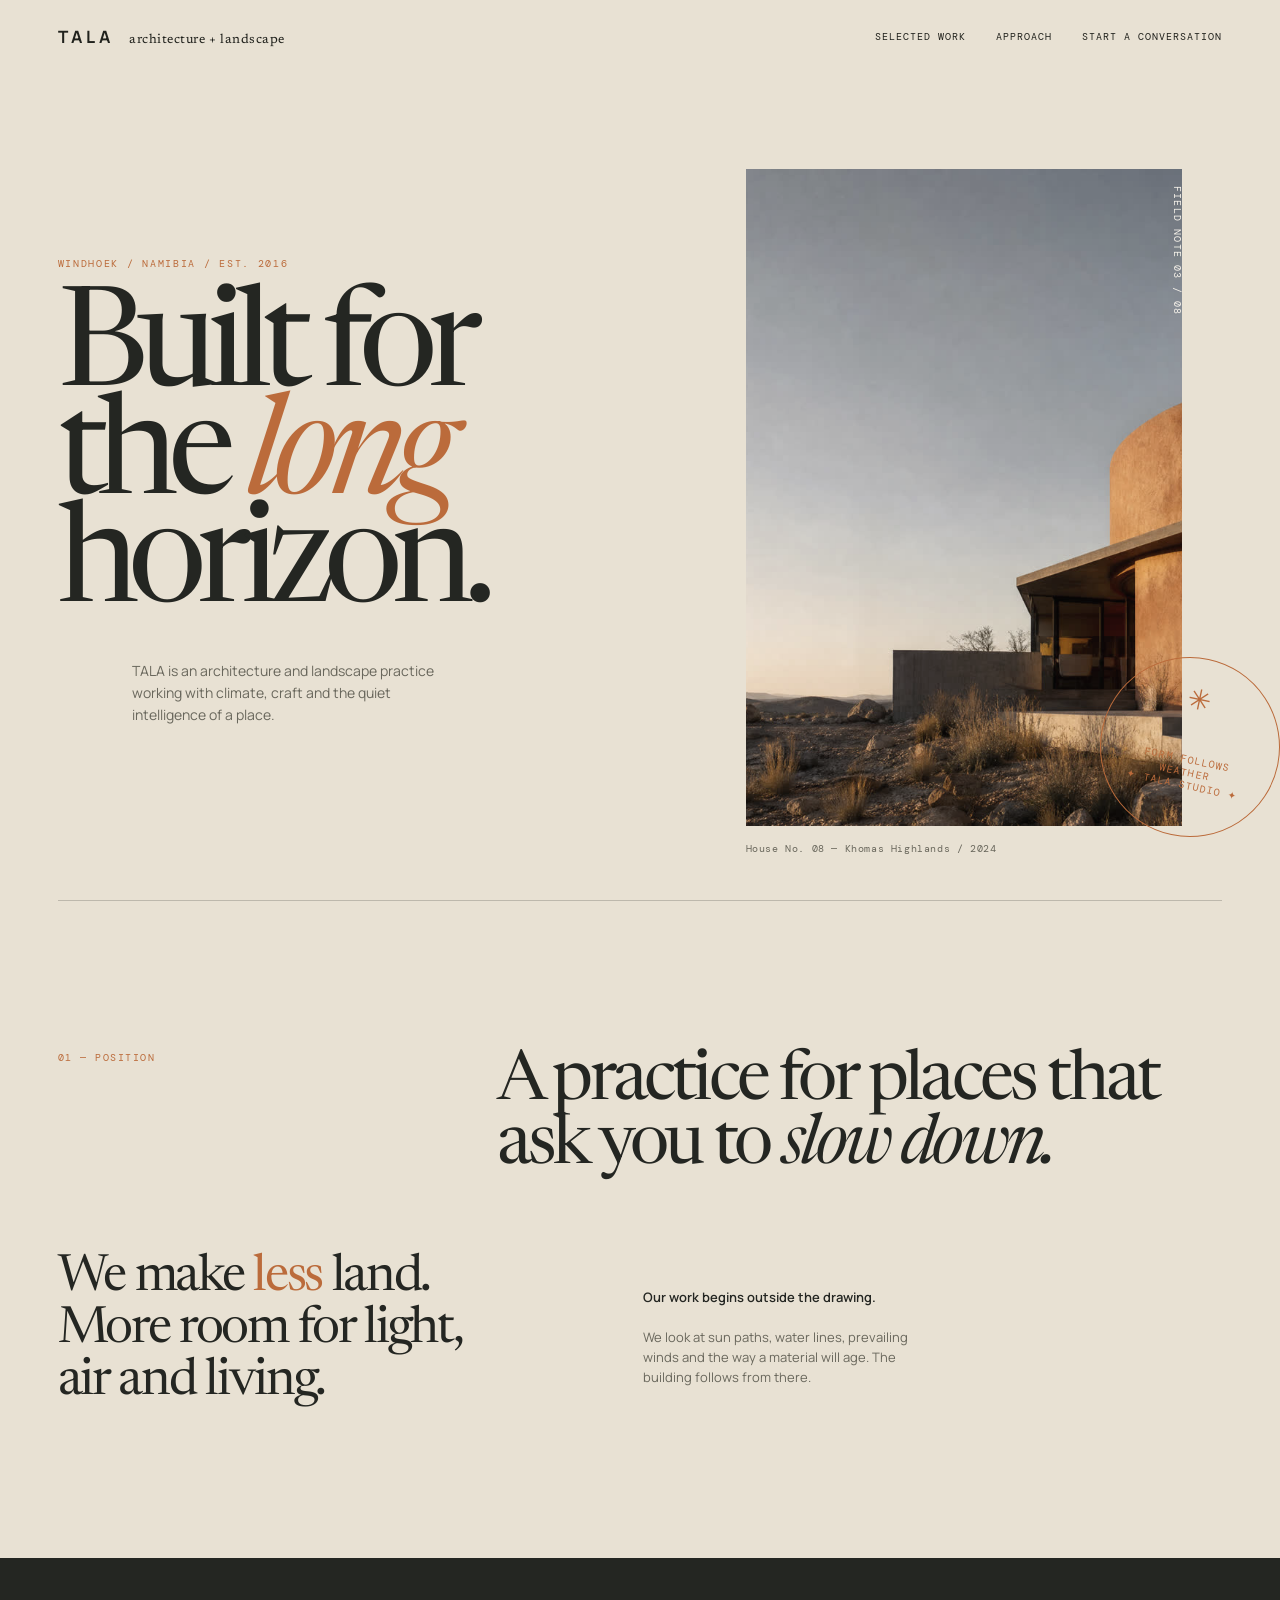
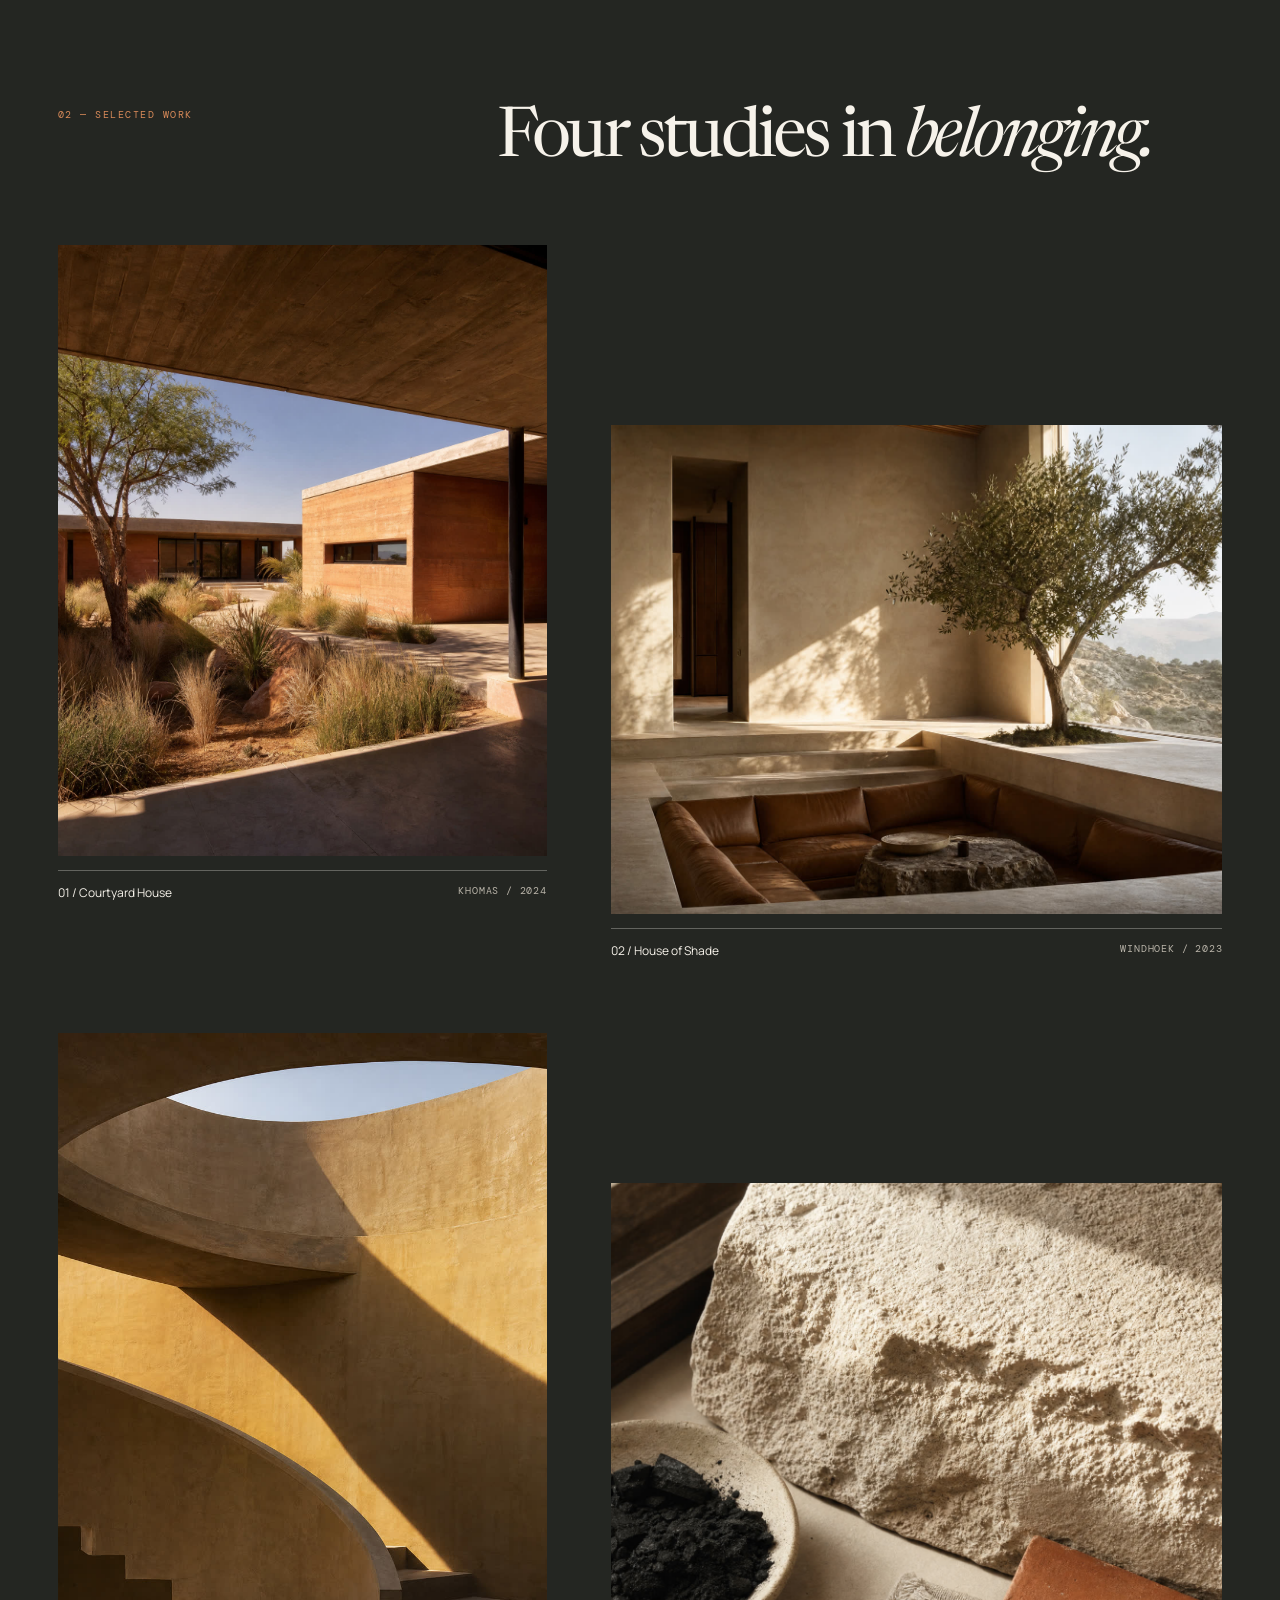
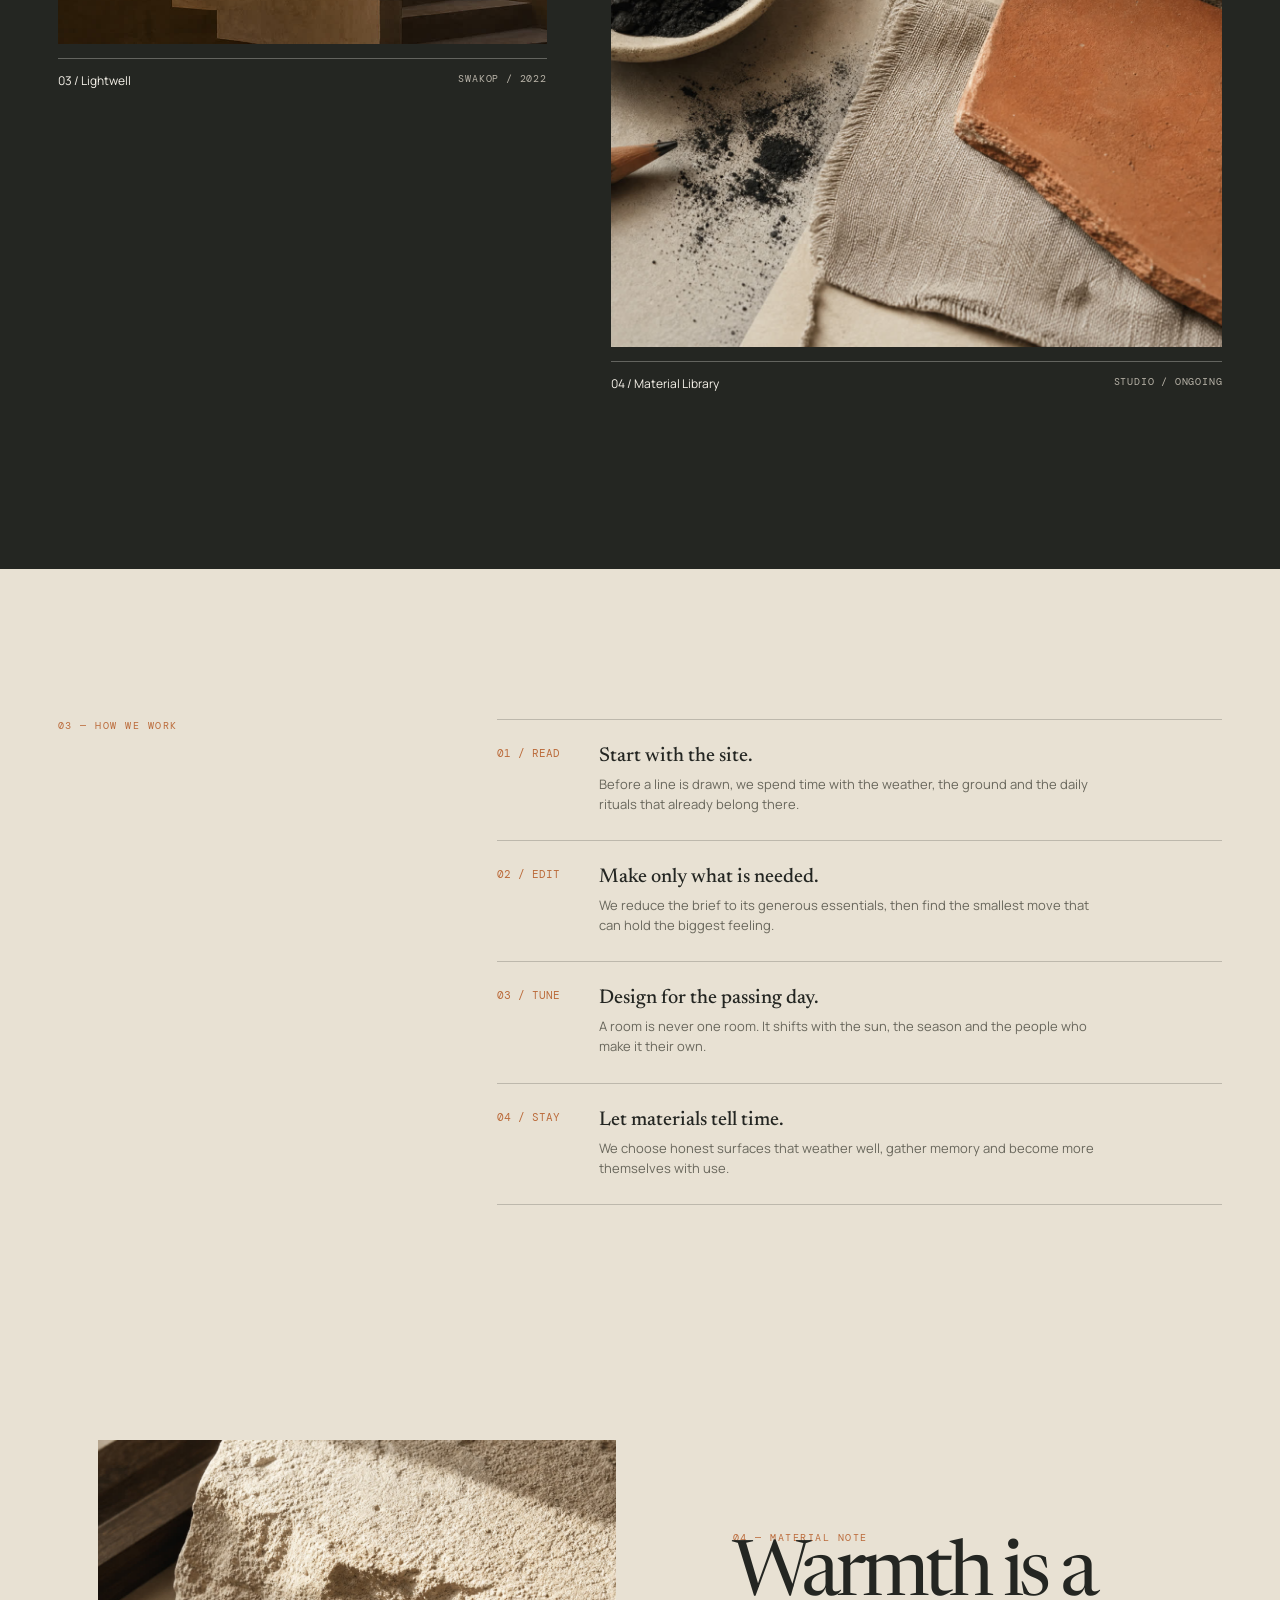
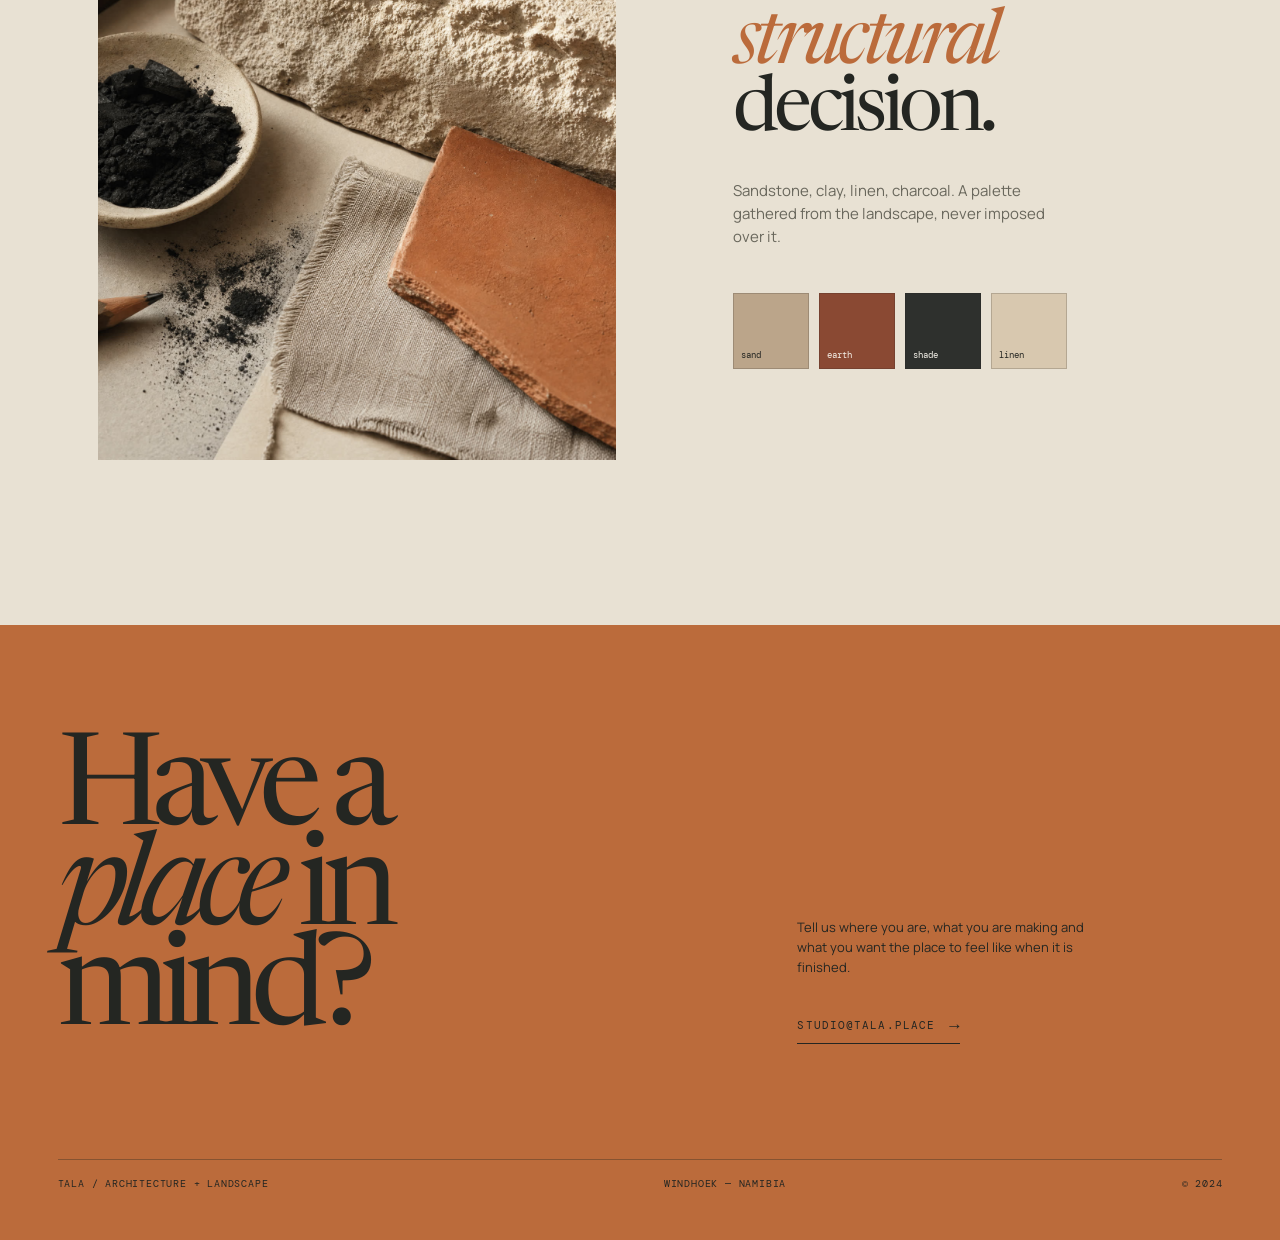
<file: work/tala/index.html>
<!doctype html>
<html lang="en">
<head>
  <meta charset="utf-8" />
  <meta name="viewport" content="width=device-width, initial-scale=1" />
  <meta name="theme-color" content="#e8e1d3" />
  <title>TALA — Architecture + Landscape</title>
  <meta name="description" content="TALA is an architecture and landscape practice working with climate, craft and the long horizon." />
  <link rel="preconnect" href="https://fonts.googleapis.com">
  <link rel="preconnect" href="https://fonts.gstatic.com" crossorigin>
  <link href="https://fonts.googleapis.com/css2?family=DM+Mono:wght@400;500&family=Manrope:wght@400;500;600;700&family=Newsreader:opsz,wght@6..72,400;6..72,500&display=swap" rel="stylesheet">
  <style>
    :root{
      --paper:#e8e1d3; --paper-2:#ded4c2; --ink:#242622; --muted:#69675c;
      --ochre:#bb6b3b; --line:rgba(36,38,34,.22); --white:#f6f2ea;
      --serif:'Newsreader', Georgia, serif; --sans:'Manrope', Arial, sans-serif; --mono:'DM Mono', monospace;
      --ease:cubic-bezier(.23,1,.32,1);
    }
    *{box-sizing:border-box} html{scroll-behavior:smooth} body{margin:0;background:var(--paper);color:var(--ink);font-family:var(--sans);font-size:15px;line-height:1.55;overflow-x:hidden}
    a{color:inherit;text-decoration:none} button{font:inherit;color:inherit} img{display:block;width:100%;object-fit:cover}
    .progress{position:fixed;top:0;left:0;width:100%;height:3px;background:var(--ochre);transform-origin:left;transform:scaleX(0);z-index:20}
    .site-header{position:fixed;top:0;left:0;right:0;z-index:10;display:flex;align-items:center;justify-content:space-between;padding:24px 4.5vw;mix-blend-mode:multiply}
    .brand{font-size:17px;font-weight:700;letter-spacing:.22em}.brand span{font-family:var(--serif);font-size:13px;font-weight:400;letter-spacing:.04em;margin-left:9px}
    .nav{display:flex;align-items:center;gap:30px;font-family:var(--mono);font-size:10px;letter-spacing:.1em;text-transform:uppercase}.nav a{position:relative}.nav a:after{content:'';position:absolute;left:0;bottom:-5px;width:100%;height:1px;background:currentColor;transform:scaleX(0);transform-origin:right;transition:transform .25s var(--ease)}.nav a:hover:after{transform:scaleX(1);transform-origin:left}
    .menu{display:none;border:0;background:none;cursor:pointer;font-family:var(--mono);font-size:11px;text-transform:uppercase}
    .hero{min-height:100vh;padding:150px 4.5vw 55px;display:grid;grid-template-columns:1.05fr .95fr;gap:6vw;align-items:center;position:relative}
    .hero-copy{position:relative;z-index:2;max-width:720px}.eyebrow{font-family:var(--mono);font-size:10px;letter-spacing:.17em;text-transform:uppercase;color:var(--ochre);margin-bottom:28px}.hero h1{font:400 clamp(4.5rem,10.8vw,10.5rem)/.78 var(--serif);letter-spacing:-.075em;margin:0 0 38px;max-width:740px}.hero h1 em{font-style:italic;color:var(--ochre)}.hero-intro{max-width:330px;margin-left:13%;font-size:14px;color:var(--muted)}
    .hero-photo{height:min(73vh,720px);position:relative}.hero-photo:before{content:'FIELD NOTE 03 / 08';position:absolute;z-index:2;top:17px;right:-2px;font:10px var(--mono);letter-spacing:.12em;writing-mode:vertical-rl;color:var(--white)}.hero-photo img{height:100%;filter:saturate(.78) contrast(.96)}.hero-photo .caption{position:absolute;bottom:-29px;left:0;font:10px var(--mono);color:var(--muted);letter-spacing:.06em}
    .mark{position:absolute;right:0;bottom:7%;width:180px;height:180px;border:1px solid var(--ochre);border-radius:50%;display:grid;place-items:center;color:var(--ochre);font:10px var(--mono);text-align:center;letter-spacing:.12em;transform:rotate(12deg)}.mark:before{content:'✳';font-size:28px;position:absolute;top:23px}.mark span{padding-top:50px}
    .rule{border:0;border-top:1px solid var(--line);margin:0 4.5vw}.section{padding:150px 4.5vw}.section-head{display:grid;grid-template-columns:1fr 2fr;gap:6vw;margin-bottom:72px}.kicker{font:10px var(--mono);letter-spacing:.15em;text-transform:uppercase;color:var(--ochre)}.section-title{font:400 clamp(2.8rem,5.4vw,6.2rem)/.93 var(--serif);letter-spacing:-.055em;margin:0;max-width:800px}.section-title em{font-style:italic}.manifesto{display:grid;grid-template-columns:1fr 1.2fr;gap:8vw;align-items:end}.manifesto-copy{font:400 clamp(2.1rem,4vw,4.4rem)/1.02 var(--serif);letter-spacing:-.045em}.manifesto-copy span{color:var(--ochre)}.manifesto-note{max-width:300px;color:var(--muted);font-size:13px;padding-bottom:8px}.manifesto-note strong{color:var(--ink);font-weight:600}
    .projects{background:var(--ink);color:var(--white);padding-bottom:175px}.projects .kicker{color:#d88a59}.projects .section-title{color:var(--white)}.project-grid{display:grid;grid-template-columns:1fr 1.25fr;gap:8vw 5vw;align-items:start}.project-card{position:relative}.project-card:nth-child(2){margin-top:180px}.project-card:nth-child(3){margin-top:-30px}.project-card:nth-child(4){margin-top:120px}.project-image{overflow:hidden;background:#333}.project-image img{aspect-ratio:4/5;transition:transform .8s var(--ease),filter .5s}.project-card:nth-child(2) img{aspect-ratio:5/4}.project-card:hover img{transform:scale(1.035);filter:saturate(1.1)}.project-meta{display:flex;justify-content:space-between;gap:15px;border-top:1px solid rgba(246,242,234,.3);padding-top:13px;margin-top:14px;font-size:12px}.project-meta span:last-child{font:10px var(--mono);color:#b8b3a8;letter-spacing:.08em;text-transform:uppercase}.project-card:nth-child(1){grid-column:1}.project-card:nth-child(2){grid-column:2}.project-card:nth-child(3){grid-column:1}.project-card:nth-child(4){grid-column:2}
    .approach{display:grid;grid-template-columns:1fr 2fr;gap:6vw}.approach-list{border-top:1px solid var(--line)}.approach-item{display:grid;grid-template-columns:80px 1fr;gap:22px;border-bottom:1px solid var(--line);padding:26px 0;transition:padding .25s var(--ease)}.approach-item:hover{padding-left:14px}.approach-num{font:11px var(--mono);color:var(--ochre)}.approach-item h3{font:500 20px var(--serif);margin:0 0 8px}.approach-item p{margin:0;max-width:500px;color:var(--muted);font-size:13px}
    .material-section{padding-top:70px}.material-grid{display:grid;grid-template-columns:1.1fr .9fr;gap:6vw;align-items:center}.material-photo{height:620px}.material-photo img{height:100%}.material-notes{position:relative}.material-notes h2{font:400 clamp(3rem,6vw,7rem)/.88 var(--serif);letter-spacing:-.06em;margin:0 0 32px}.material-notes h2 em{color:var(--ochre);font-style:italic}.material-notes p{color:var(--muted);max-width:320px}.swatches{display:flex;gap:10px;margin-top:44px}.swatch{width:76px;height:76px;border:1px solid rgba(36,38,34,.2);display:flex;align-items:end;padding:7px;font:9px var(--mono)}.s1{background:#bba58a}.s2{background:#8a4933;color:var(--white)}.s3{background:#2e302d;color:var(--white)}.s4{background:#d8c8af}
    .contact{background:var(--ochre);color:var(--ink);padding:120px 4.5vw 50px}.contact-inner{display:grid;grid-template-columns:1.2fr .8fr;gap:8vw;align-items:end}.contact h2{font:400 clamp(4rem,10vw,11rem)/.78 var(--serif);letter-spacing:-.08em;margin:0}.contact h2 em{font-style:italic}.contact-copy{max-width:300px;font-size:13px}.contact-copy p{margin-top:0}.contact-link{display:inline-flex;align-items:center;gap:14px;margin-top:24px;font:11px var(--mono);letter-spacing:.1em;text-transform:uppercase;border-bottom:1px solid var(--ink);padding-bottom:7px}.contact-link span{font-size:17px;transition:transform .2s}.contact-link:hover span{transform:translateX(5px)}.footer{display:flex;justify-content:space-between;border-top:1px solid rgba(36,38,34,.35);margin-top:115px;padding-top:17px;font:10px var(--mono);letter-spacing:.08em;text-transform:uppercase}
    .reveal{opacity:0;transform:translateY(28px);transition:opacity .8s var(--ease),transform .8s var(--ease)}.reveal.is-visible{opacity:1;transform:none}
    @media(max-width:800px){.site-header{padding:19px 6vw}.nav{display:none}.menu{display:block}.hero{display:block;padding:125px 6vw 85px}.hero h1{font-size:clamp(4.5rem,19vw,8rem);margin-bottom:30px}.hero-intro{margin:0 0 36px 9%;max-width:280px}.hero-photo{height:60vh}.mark{width:120px;height:120px;font-size:8px;right:-8px;bottom:5%}.mark:before{font-size:20px;top:15px}.mark span{padding-top:30px}.rule{margin:0 6vw}.section{padding:95px 6vw}.section-head{display:block;margin-bottom:45px}.section-head .kicker{margin-bottom:28px}.manifesto{display:block}.manifesto-copy{margin-bottom:32px}.projects{padding-bottom:100px}.project-grid{display:block}.project-card,.project-card:nth-child(n){margin:0 0 65px}.project-card:nth-child(even){margin-left:12%}.approach{display:block}.approach .kicker{margin-bottom:40px}.material-grid{display:block}.material-photo{height:62vh;margin-bottom:45px}.contact{padding:85px 6vw 35px}.contact-inner{display:block}.contact h2{font-size:clamp(4.4rem,18vw,8rem);margin-bottom:45px}.footer{margin-top:85px;gap:25px;flex-wrap:wrap}}
    @media(prefers-reduced-motion:reduce){html{scroll-behavior:auto}.reveal{opacity:1;transform:none;transition:none}.project-image img,.approach-item,.contact-link span{transition:none}}
  </style>
</head>
<body>
  <div class="progress" aria-hidden="true"></div>
  <header class="site-header">
    <a class="brand" href="#top" aria-label="TALA home">TALA <span>architecture + landscape</span></a>
    <nav class="nav" aria-label="Main navigation"><a href="#work">Selected work</a><a href="#approach">Approach</a><a href="#contact">Start a conversation</a></nav>
    <button class="menu" type="button" aria-label="Open menu">Menu</button>
  </header>

  <main id="top">
    <section class="hero">
      <div class="hero-copy reveal"><div class="eyebrow">Windhoek / Namibia / Est. 2016</div><h1>Built for<br>the <em>long</em><br>horizon.</h1><p class="hero-intro">TALA is an architecture and landscape practice working with climate, craft and the quiet intelligence of a place.</p></div>
      <figure class="hero-photo reveal"><img src="hero.jpg" alt="Sculptural desert house beneath an acacia tree"><figcaption class="caption">House No. 08 — Khomas Highlands / 2024</figcaption></figure>
      <div class="mark" aria-hidden="true"><span>FORM FOLLOWS<br>WEATHER<br>✦ TALA STUDIO ✦</span></div>
    </section>

    <hr class="rule">
    <section class="section reveal">
      <div class="section-head"><div class="kicker">01 — Position</div><h2 class="section-title">A practice for places that ask you to <em>slow down.</em></h2></div>
      <div class="manifesto"><div class="manifesto-copy">We make <span>less</span> land.<br>More room for light,<br>air and living.</div><p class="manifesto-note"><strong>Our work begins outside the drawing.</strong><br><br>We look at sun paths, water lines, prevailing winds and the way a material will age. The building follows from there.</p></div>
    </section>

    <section id="work" class="section projects">
      <div class="section-head reveal"><div class="kicker">02 — Selected work</div><h2 class="section-title">Four studies in <em>belonging.</em></h2></div>
      <div class="project-grid">
        <article class="project-card reveal"><div class="project-image"><img src="house.jpg" alt="Contemporary courtyard house in a dry landscape" loading="lazy"></div><div class="project-meta"><span>01 / Courtyard House</span><span>Khomas / 2024</span></div></article>
        <article class="project-card reveal"><div class="project-image"><img src="interior.jpg" alt="Sunlit interior with low seating and rough stone" loading="lazy"></div><div class="project-meta"><span>02 / House of Shade</span><span>Windhoek / 2023</span></div></article>
        <article class="project-card reveal"><div class="project-image"><img src="stair.jpg" alt="Concrete stairwell with circular skylight" loading="lazy"></div><div class="project-meta"><span>03 / Lightwell</span><span>Swakop / 2022</span></div></article>
        <article class="project-card reveal"><div class="project-image"><img src="materials.jpg" alt="Tactile palette of stone, tile and linen" loading="lazy"></div><div class="project-meta"><span>04 / Material Library</span><span>Studio / Ongoing</span></div></article>
      </div>
    </section>

    <section id="approach" class="section reveal"><div class="approach"><div class="kicker">03 — How we work</div><div class="approach-list">
      <div class="approach-item"><div class="approach-num">01 / READ</div><div><h3>Start with the site.</h3><p>Before a line is drawn, we spend time with the weather, the ground and the daily rituals that already belong there.</p></div></div>
      <div class="approach-item"><div class="approach-num">02 / EDIT</div><div><h3>Make only what is needed.</h3><p>We reduce the brief to its generous essentials, then find the smallest move that can hold the biggest feeling.</p></div></div>
      <div class="approach-item"><div class="approach-num">03 / TUNE</div><div><h3>Design for the passing day.</h3><p>A room is never one room. It shifts with the sun, the season and the people who make it their own.</p></div></div>
      <div class="approach-item"><div class="approach-num">04 / STAY</div><div><h3>Let materials tell time.</h3><p>We choose honest surfaces that weather well, gather memory and become more themselves with use.</p></div></div>
    </div></div></section>

    <section class="section material-section reveal"><div class="material-grid"><figure class="material-photo"><img src="materials.jpg" alt="Material studies arranged on a studio table" loading="lazy"></figure><div class="material-notes"><div class="kicker">04 — Material note</div><h2>Warmth is a<br><em>structural</em><br>decision.</h2><p>Sandstone, clay, linen, charcoal. A palette gathered from the landscape, never imposed over it.</p><div class="swatches"><div class="swatch s1">sand</div><div class="swatch s2">earth</div><div class="swatch s3">shade</div><div class="swatch s4">linen</div></div></div></div></section>

    <section id="contact" class="contact"><div class="contact-inner"><h2 class="reveal">Have a<br><em>place</em> in mind?</h2><div class="contact-copy reveal"><p>Tell us where you are, what you are making and what you want the place to feel like when it is finished.</p><a class="contact-link" href="mailto:studio@tala.place">studio@tala.place <span>→</span></a></div></div><footer class="footer"><span>TALA / Architecture + Landscape</span><span>Windhoek — Namibia</span><span>© 2024</span></footer></section>
  </main>
  <script>
    const progress = document.querySelector('.progress');
    const updateProgress = () => { const max = document.documentElement.scrollHeight - innerHeight; progress.style.transform = `scaleX(${max ? scrollY / max : 0})`; };
    addEventListener('scroll', updateProgress, {passive:true}); updateProgress();
    const observer = new IntersectionObserver(entries => entries.forEach(entry => { if(entry.isIntersecting) entry.target.classList.add('is-visible'); }), {threshold:.12});
    document.querySelectorAll('.reveal').forEach(el => observer.observe(el));
    document.querySelector('.menu').addEventListener('click', () => { const nav = document.querySelector('.nav'); const open = nav.dataset.open === 'true'; nav.dataset.open = String(!open); nav.style.display = open ? '' : 'flex'; nav.style.position = 'absolute'; nav.style.top = '58px'; nav.style.right = '6vw'; nav.style.flexDirection = 'column'; nav.style.alignItems = 'flex-end'; nav.style.gap = '14px'; });
  </script>
</body>
</html>
</file>
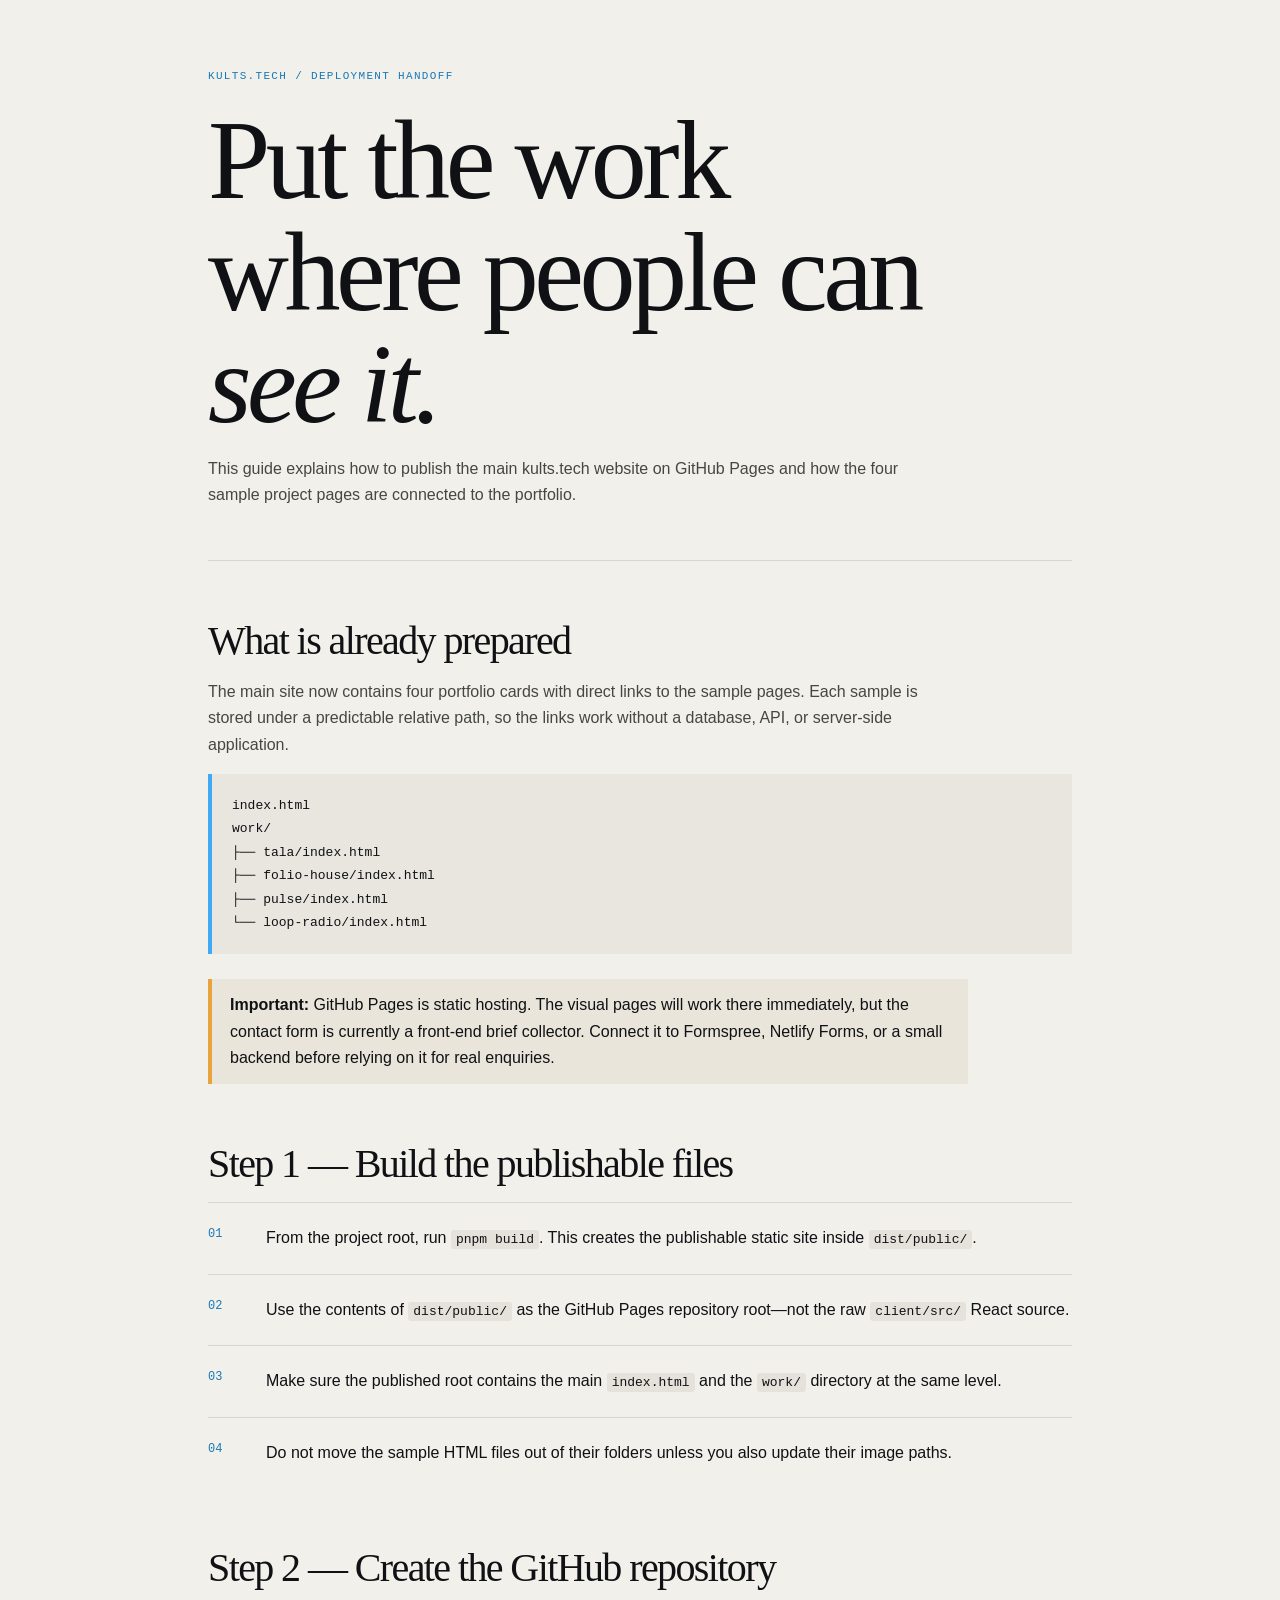
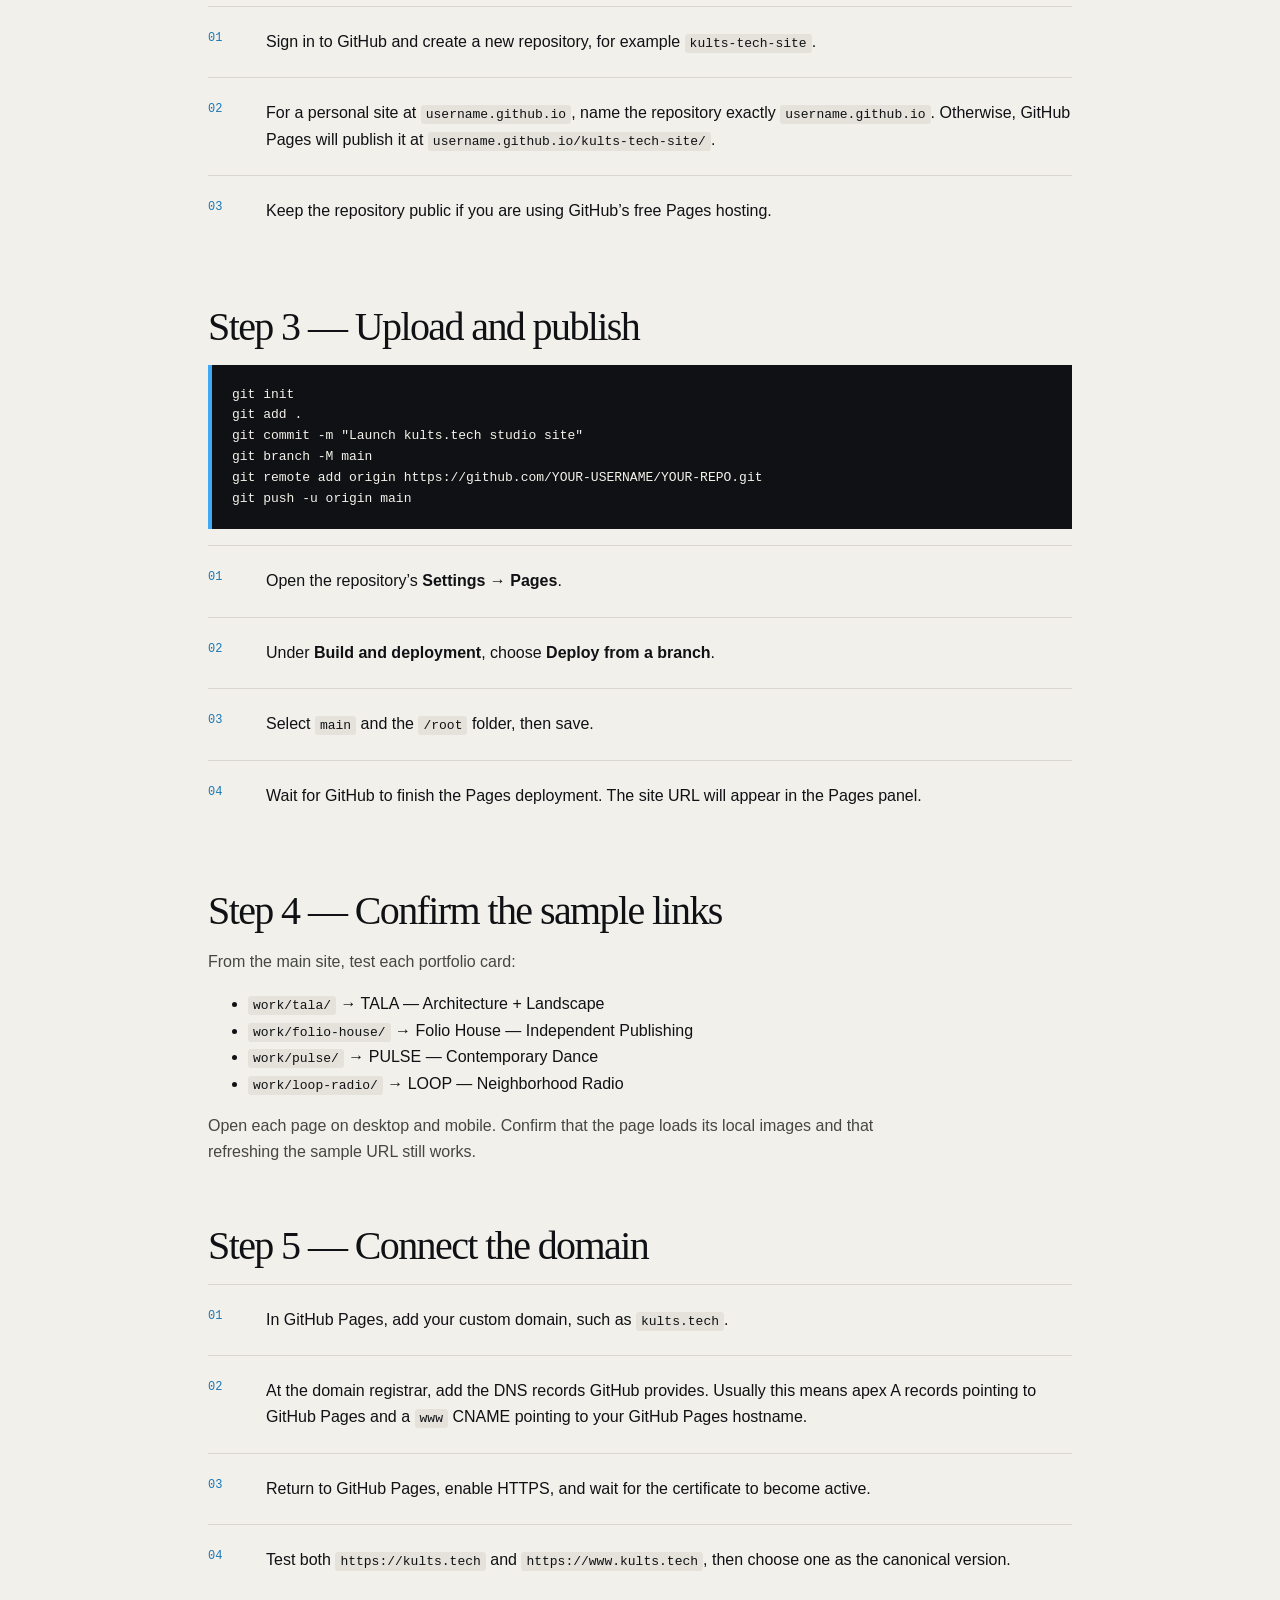
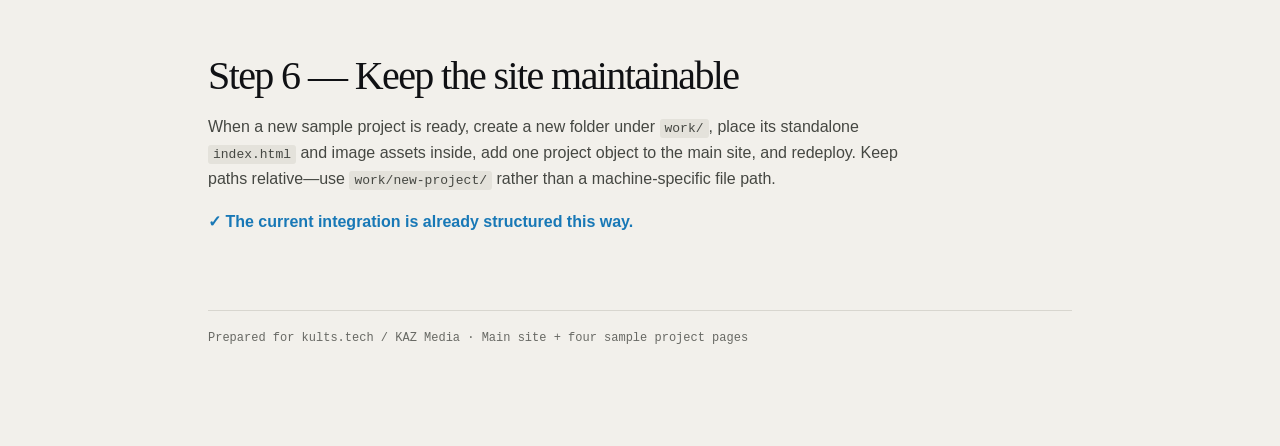
<file: GITHUB-PAGES-HANDOFF.html>
<!doctype html>
<html lang="en">
<head>
  <meta charset="utf-8">
  <meta name="viewport" content="width=device-width, initial-scale=1">
  <title>kults.tech — GitHub Pages handoff</title>
  <style>
    :root{--ink:#101114;--paper:#f2f0eb;--blue:#3fa9f5;--amber:#e8a33d;--muted:#686964;--line:#d8d6cf;--serif:Georgia,serif;--sans:Arial,sans-serif;--mono:monospace}*{box-sizing:border-box}body{margin:0;background:var(--paper);color:var(--ink);font:16px/1.65 var(--sans)}main{max-width:920px;margin:0 auto;padding:70px 28px 100px}header{border-bottom:1px solid var(--line);padding-bottom:35px;margin-bottom:45px}.eyebrow{font:11px var(--mono);letter-spacing:.12em;text-transform:uppercase;color:#1878b6}h1,h2{font-family:var(--serif);font-weight:400;letter-spacing:-.04em;line-height:1}h1{font-size:clamp(3.6rem,9vw,7rem);margin:22px 0 16px}h2{font-size:2.5rem;margin:60px 0 18px}p{max-width:720px;color:#454742}code{background:#e4e2db;padding:2px 5px;border-radius:3px;font:13px var(--mono)}pre{background:var(--ink);color:#f4f2eb;padding:20px;overflow:auto;font:13px/1.6 var(--mono);border-left:4px solid var(--blue)}.note{border-left:4px solid var(--amber);padding:13px 18px;background:#e9e5da;margin:25px 0;max-width:760px}.steps{counter-reset:step;list-style:none;padding:0}.steps li{counter-increment:step;border-top:1px solid var(--line);padding:22px 0 22px 58px;position:relative}.steps li:before{content:counter(step,decimal-leading-zero);position:absolute;left:0;top:24px;color:#1878b6;font:12px var(--mono)}.tree{background:#e8e6df;padding:20px;border-left:4px solid var(--blue);font:13px/1.8 var(--mono);white-space:pre}.check{color:#1878b6;font-weight:bold}footer{border-top:1px solid var(--line);margin-top:75px;padding-top:20px;color:var(--muted);font:12px var(--mono)}a{color:#1878b6}
  </style>
</head>
<body>
<main>
<header><div class="eyebrow">kults.tech / deployment handoff</div><h1>Put the work<br>where people can <em>see it.</em></h1><p>This guide explains how to publish the main kults.tech website on GitHub Pages and how the four sample project pages are connected to the portfolio.</p></header>
<section><h2>What is already prepared</h2><p>The main site now contains four portfolio cards with direct links to the sample pages. Each sample is stored under a predictable relative path, so the links work without a database, API, or server-side application.</p><div class="tree">index.html
work/
├── tala/index.html
├── folio-house/index.html
├── pulse/index.html
└── loop-radio/index.html</div><div class="note"><strong>Important:</strong> GitHub Pages is static hosting. The visual pages will work there immediately, but the contact form is currently a front-end brief collector. Connect it to Formspree, Netlify Forms, or a small backend before relying on it for real enquiries.</div></section>
<section><h2>Step 1 — Build the publishable files</h2><ol class="steps"><li>From the project root, run <code>pnpm build</code>. This creates the publishable static site inside <code>dist/public/</code>.</li><li>Use the contents of <code>dist/public/</code> as the GitHub Pages repository root—not the raw <code>client/src/</code> React source.</li><li>Make sure the published root contains the main <code>index.html</code> and the <code>work/</code> directory at the same level.</li><li>Do not move the sample HTML files out of their folders unless you also update their image paths.</li></ol></section>
<section><h2>Step 2 — Create the GitHub repository</h2><ol class="steps"><li>Sign in to GitHub and create a new repository, for example <code>kults-tech-site</code>.</li><li>For a personal site at <code>username.github.io</code>, name the repository exactly <code>username.github.io</code>. Otherwise, GitHub Pages will publish it at <code>username.github.io/kults-tech-site/</code>.</li><li>Keep the repository public if you are using GitHub’s free Pages hosting.</li></ol></section>
<section><h2>Step 3 — Upload and publish</h2><pre>git init
git add .
git commit -m "Launch kults.tech studio site"
git branch -M main
git remote add origin https://github.com/YOUR-USERNAME/YOUR-REPO.git
git push -u origin main</pre><ol class="steps"><li>Open the repository’s <strong>Settings → Pages</strong>.</li><li>Under <strong>Build and deployment</strong>, choose <strong>Deploy from a branch</strong>.</li><li>Select <code>main</code> and the <code>/root</code> folder, then save.</li><li>Wait for GitHub to finish the Pages deployment. The site URL will appear in the Pages panel.</li></ol></section>
<section><h2>Step 4 — Confirm the sample links</h2><p>From the main site, test each portfolio card:</p><ul><li><code>work/tala/</code> → TALA — Architecture + Landscape</li><li><code>work/folio-house/</code> → Folio House — Independent Publishing</li><li><code>work/pulse/</code> → PULSE — Contemporary Dance</li><li><code>work/loop-radio/</code> → LOOP — Neighborhood Radio</li></ul><p>Open each page on desktop and mobile. Confirm that the page loads its local images and that refreshing the sample URL still works.</p></section>
<section><h2>Step 5 — Connect the domain</h2><ol class="steps"><li>In GitHub Pages, add your custom domain, such as <code>kults.tech</code>.</li><li>At the domain registrar, add the DNS records GitHub provides. Usually this means apex A records pointing to GitHub Pages and a <code>www</code> CNAME pointing to your GitHub Pages hostname.</li><li>Return to GitHub Pages, enable HTTPS, and wait for the certificate to become active.</li><li>Test both <code>https://kults.tech</code> and <code>https://www.kults.tech</code>, then choose one as the canonical version.</li></ol></section>
<section><h2>Step 6 — Keep the site maintainable</h2><p>When a new sample project is ready, create a new folder under <code>work/</code>, place its standalone <code>index.html</code> and image assets inside, add one project object to the main site, and redeploy. Keep paths relative—use <code>work/new-project/</code> rather than a machine-specific file path.</p><p class="check">✓ The current integration is already structured this way.</p></section>
<footer>Prepared for kults.tech / KAZ Media · Main site + four sample project pages</footer>
</main>
</body>
</html>
</file>
